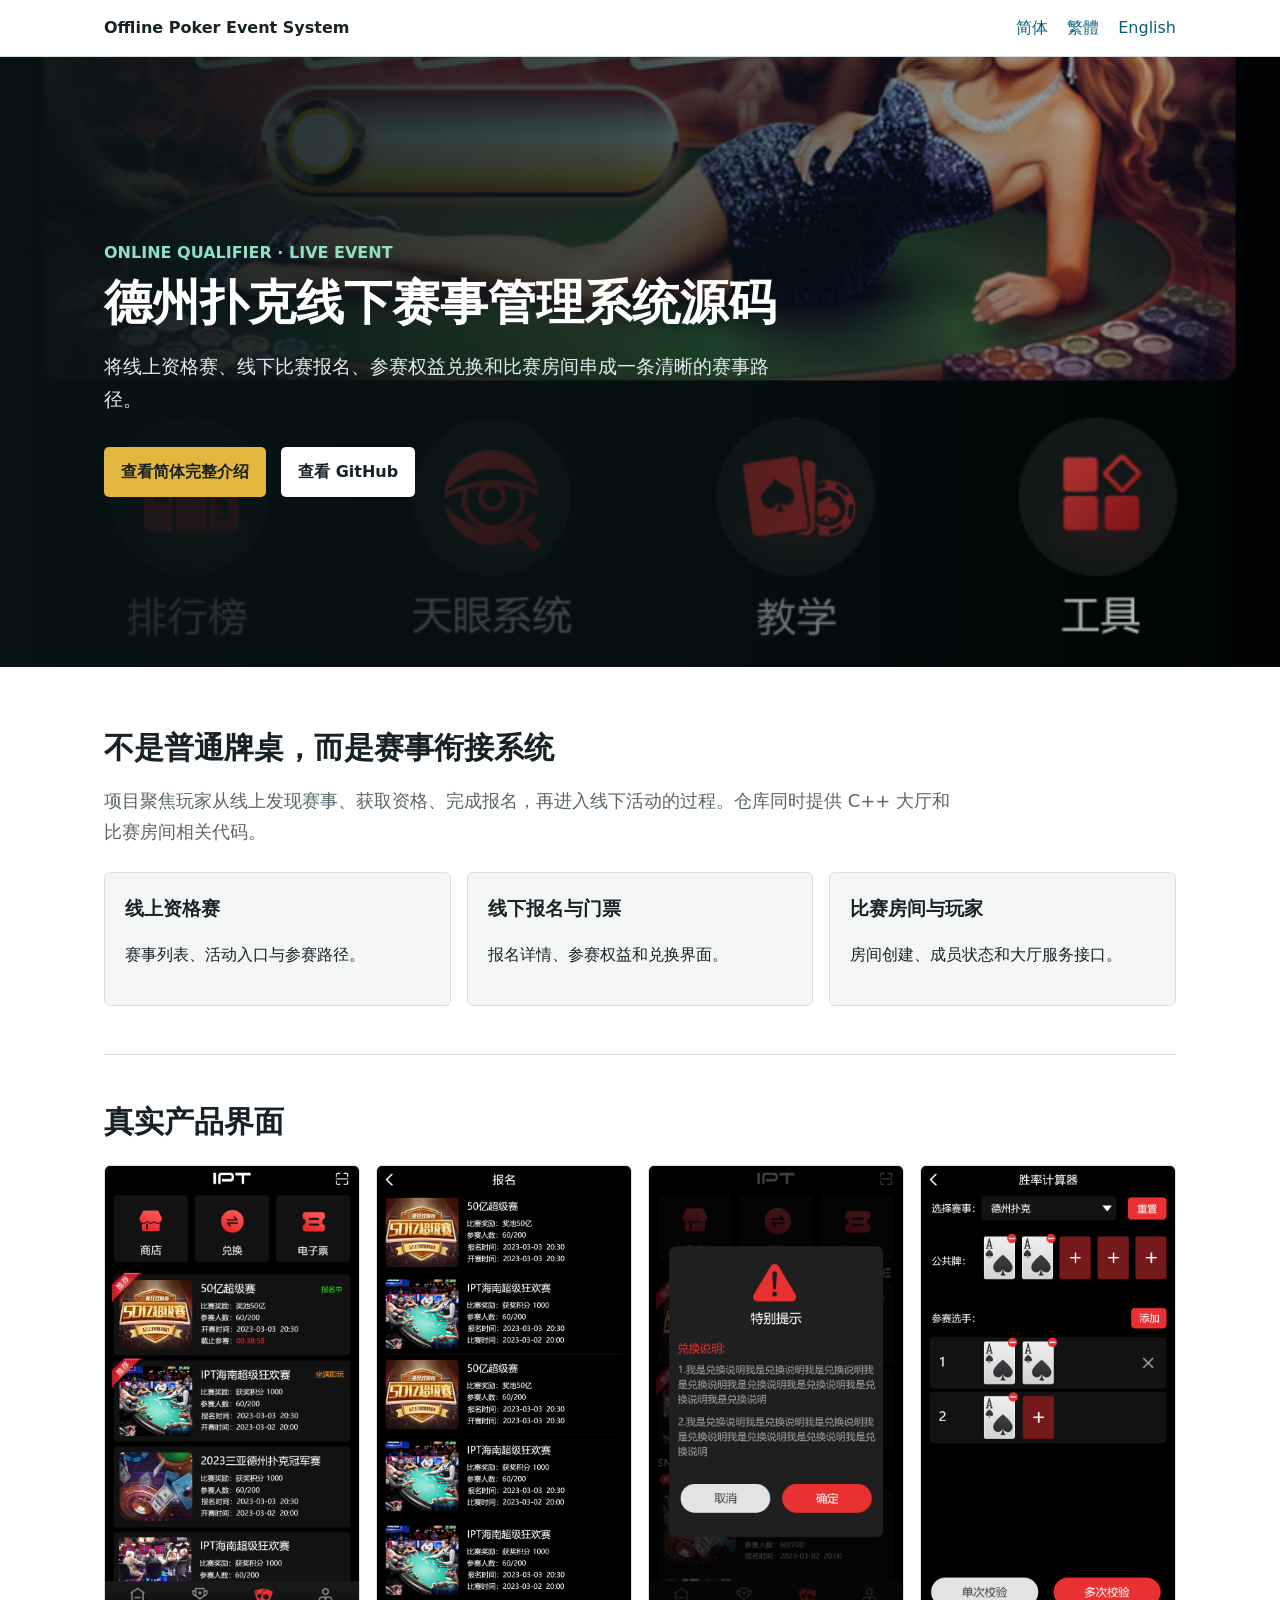
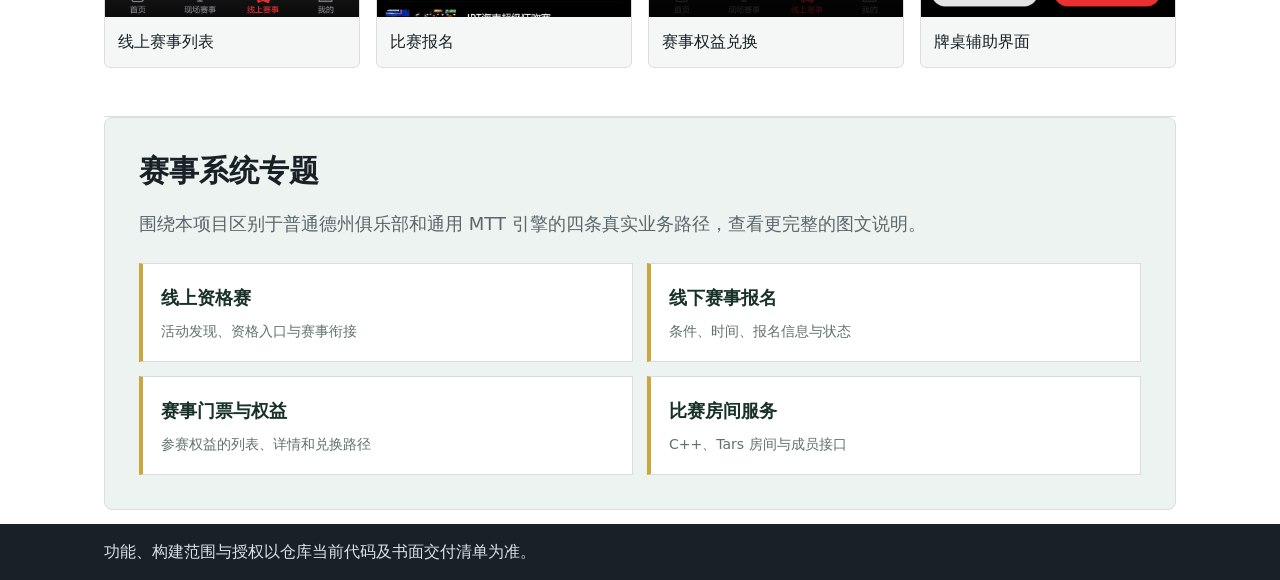
<file: docs/index.html>
<!doctype html>
<html lang="zh-CN">
<head>
<meta charset="utf-8">
<meta name="viewport" content="width=device-width,initial-scale=1">
<meta name="google-site-verification" content="rrp5Uvgzi-1-rMxUBfhV3wjlNrFqzwnqiA4e3qsOLEM">
<link rel="icon" href="assets/favicon.png">
<title>德州扑克线下赛事管理系统源码｜资格赛、报名与门票</title>
<meta name="description" content="德州扑克线下赛事管理系统源码，连接线上资格赛、线下比赛报名、赛事门票兑换、比赛房间和玩家流程，含 C++、Tars、Unity 真实界面。">
<link rel="canonical" href="https://masterai-top.github.io/Texas-Holdem-Offline-Poker-Event-System/">
<link rel="alternate" hreflang="zh-CN" href="https://masterai-top.github.io/Texas-Holdem-Offline-Poker-Event-System/zh-cn/">
<link rel="alternate" hreflang="zh-TW" href="https://masterai-top.github.io/Texas-Holdem-Offline-Poker-Event-System/zh-tw/">
<link rel="alternate" hreflang="en" href="https://masterai-top.github.io/Texas-Holdem-Offline-Poker-Event-System/en/">
<link rel="alternate" hreflang="x-default" href="https://masterai-top.github.io/Texas-Holdem-Offline-Poker-Event-System/">
<meta property="og:title" content="德州扑克线下赛事管理系统源码">
<meta property="og:description" content="线上资格赛、线下报名、赛事门票与比赛房间的图文项目说明。">
<meta property="og:image" content="https://masterai-top.github.io/Texas-Holdem-Offline-Poker-Event-System/assets/images/event-home.jpg">
<link rel="stylesheet" href="assets/style.css">
</head>
<body>
<nav>
<div class="inner navrow">
<a class="brand" href="./">Offline Poker Event System</a>
<span class="langs">
<a href="zh-cn/">简体</a>
<a href="zh-tw/">繁體</a>
<a href="en/">English</a>
</span>
</div>
</nav>
<header class="hero">
<div class="inner">
<div class="eyebrow">ONLINE QUALIFIER · LIVE EVENT</div>
<h1>德州扑克线下赛事管理系统源码</h1>
<p>将线上资格赛、线下比赛报名、参赛权益兑换和比赛房间串成一条清晰的赛事路径。</p>
<a class="button" href="zh-cn/">查看简体完整介绍</a>
<a class="button secondary" href="https://github.com/masterai-top/Texas-Holdem-Offline-Poker-Event-System">查看 GitHub</a>
</div>
</header>
<main>
<section>
<h2>不是普通牌桌，而是赛事衔接系统</h2>
<p class="lead">项目聚焦玩家从线上发现赛事、获取资格、完成报名，再进入线下活动的过程。仓库同时提供 C++ 大厅和比赛房间相关代码。</p>
<div class="grid">
<article class="card">
<h3>线上资格赛</h3>
<p>赛事列表、活动入口与参赛路径。</p>
</article>
<article class="card">
<h3>线下报名与门票</h3>
<p>报名详情、参赛权益和兑换界面。</p>
</article>
<article class="card">
<h3>比赛房间与玩家</h3>
<p>房间创建、成员状态和大厅服务接口。</p>
</article>
</div>
</section>
<section>
<h2>真实产品界面</h2>
<div class="gallery">
<figure>
<img src="assets/images/online-events.jpg" alt="德州扑克线上资格赛">
<figcaption>线上赛事列表</figcaption>
</figure>
<figure>
<img src="assets/images/registration.jpg" alt="德州扑克线下比赛报名">
<figcaption>比赛报名</figcaption>
</figure>
<figure>
<img src="assets/images/exchange-list.jpg" alt="德州扑克赛事门票兑换">
<figcaption>赛事权益兑换</figcaption>
</figure>
<figure>
<img src="assets/images/odds-calculator.jpg" alt="德州牌桌胜率计算器">
<figcaption>牌桌辅助界面</figcaption>
</figure>
</div>
</section>
<section class="topics">
<h2>赛事系统专题</h2>
<p class="lead">围绕本项目区别于普通德州俱乐部和通用 MTT 引擎的四条真实业务路径，查看更完整的图文说明。</p>
<div class="topic-grid">
<a href="online-qualifier/"><strong>线上资格赛</strong><span>活动发现、资格入口与赛事衔接</span></a>
<a href="live-event-registration/"><strong>线下赛事报名</strong><span>条件、时间、报名信息与状态</span></a>
<a href="tournament-ticket/"><strong>赛事门票与权益</strong><span>参赛权益的列表、详情和兑换路径</span></a>
<a href="match-room-server/"><strong>比赛房间服务</strong><span>C++、Tars 房间与成员接口</span></a>
</div>
</section>
</main>
<footer class="footer">
<div class="inner">功能、构建范围与授权以仓库当前代码及书面交付清单为准。</div>
</footer>
</body>
</html>
</file>
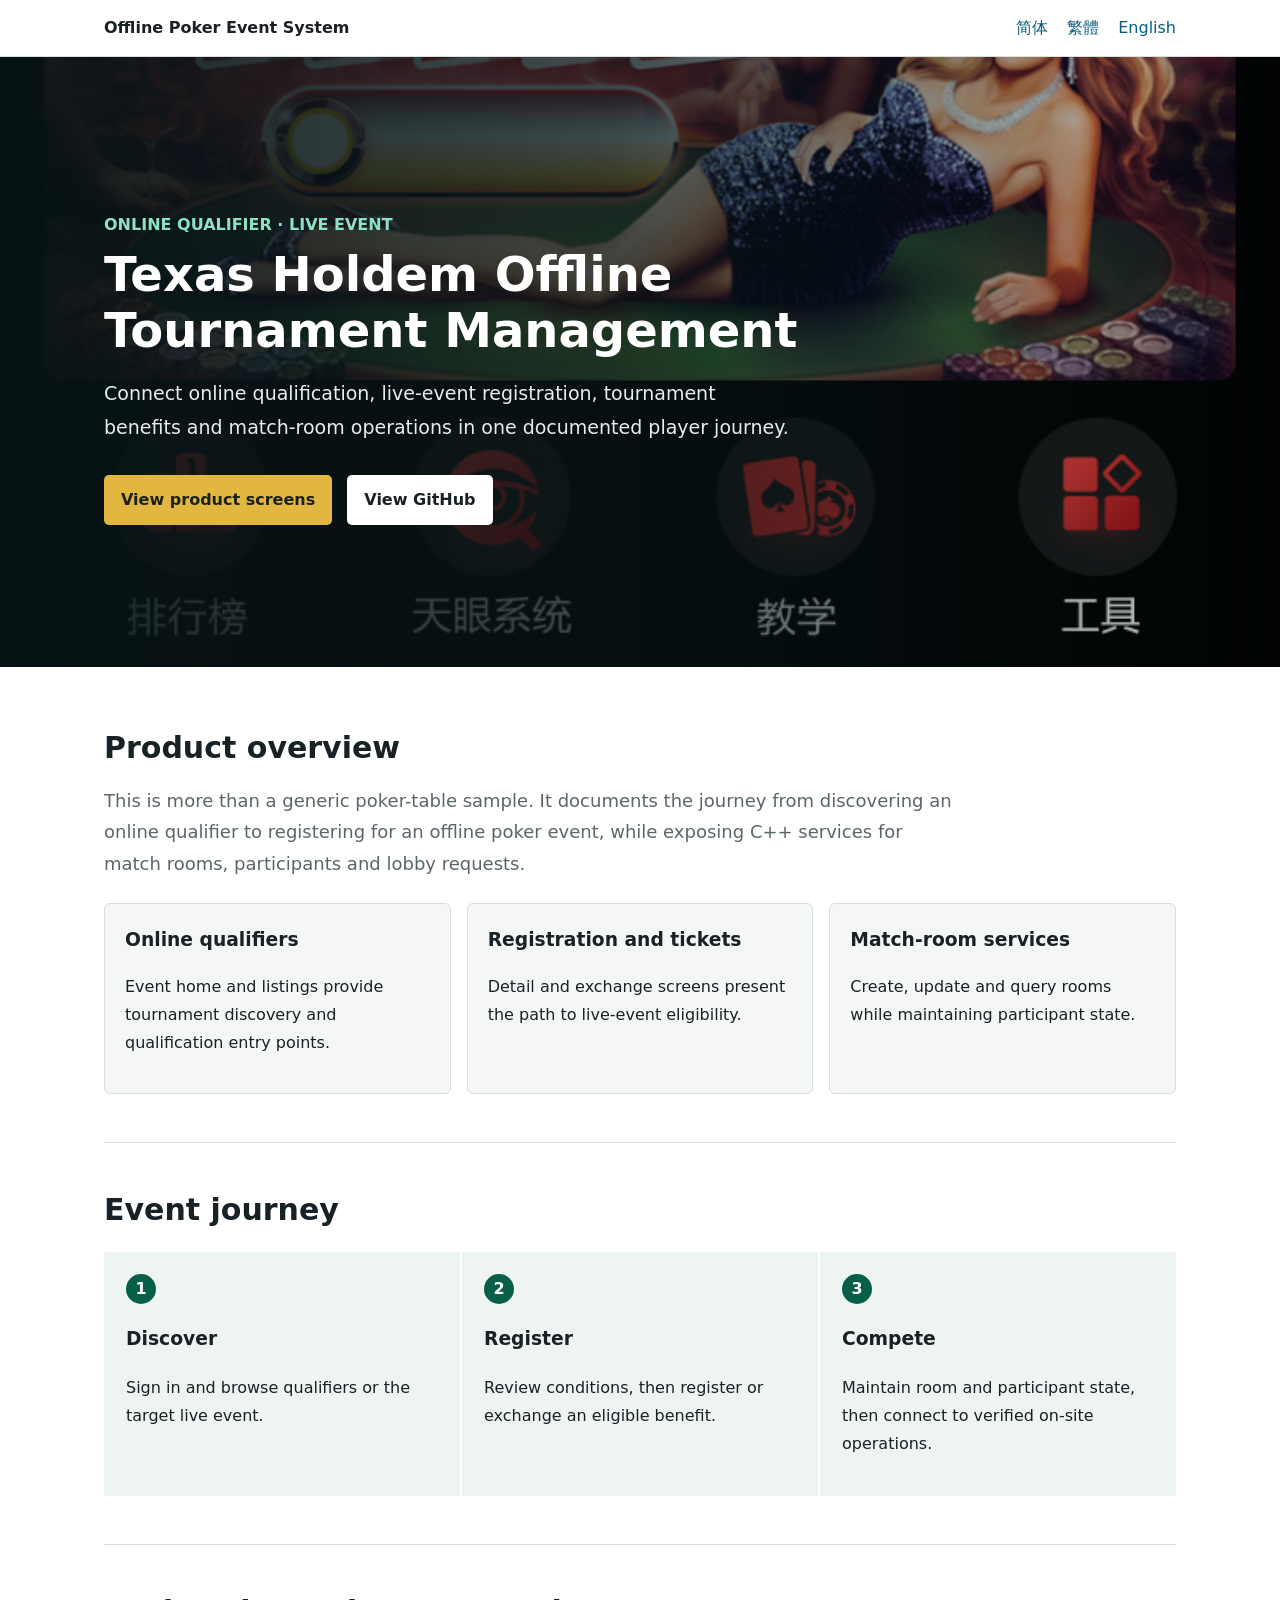
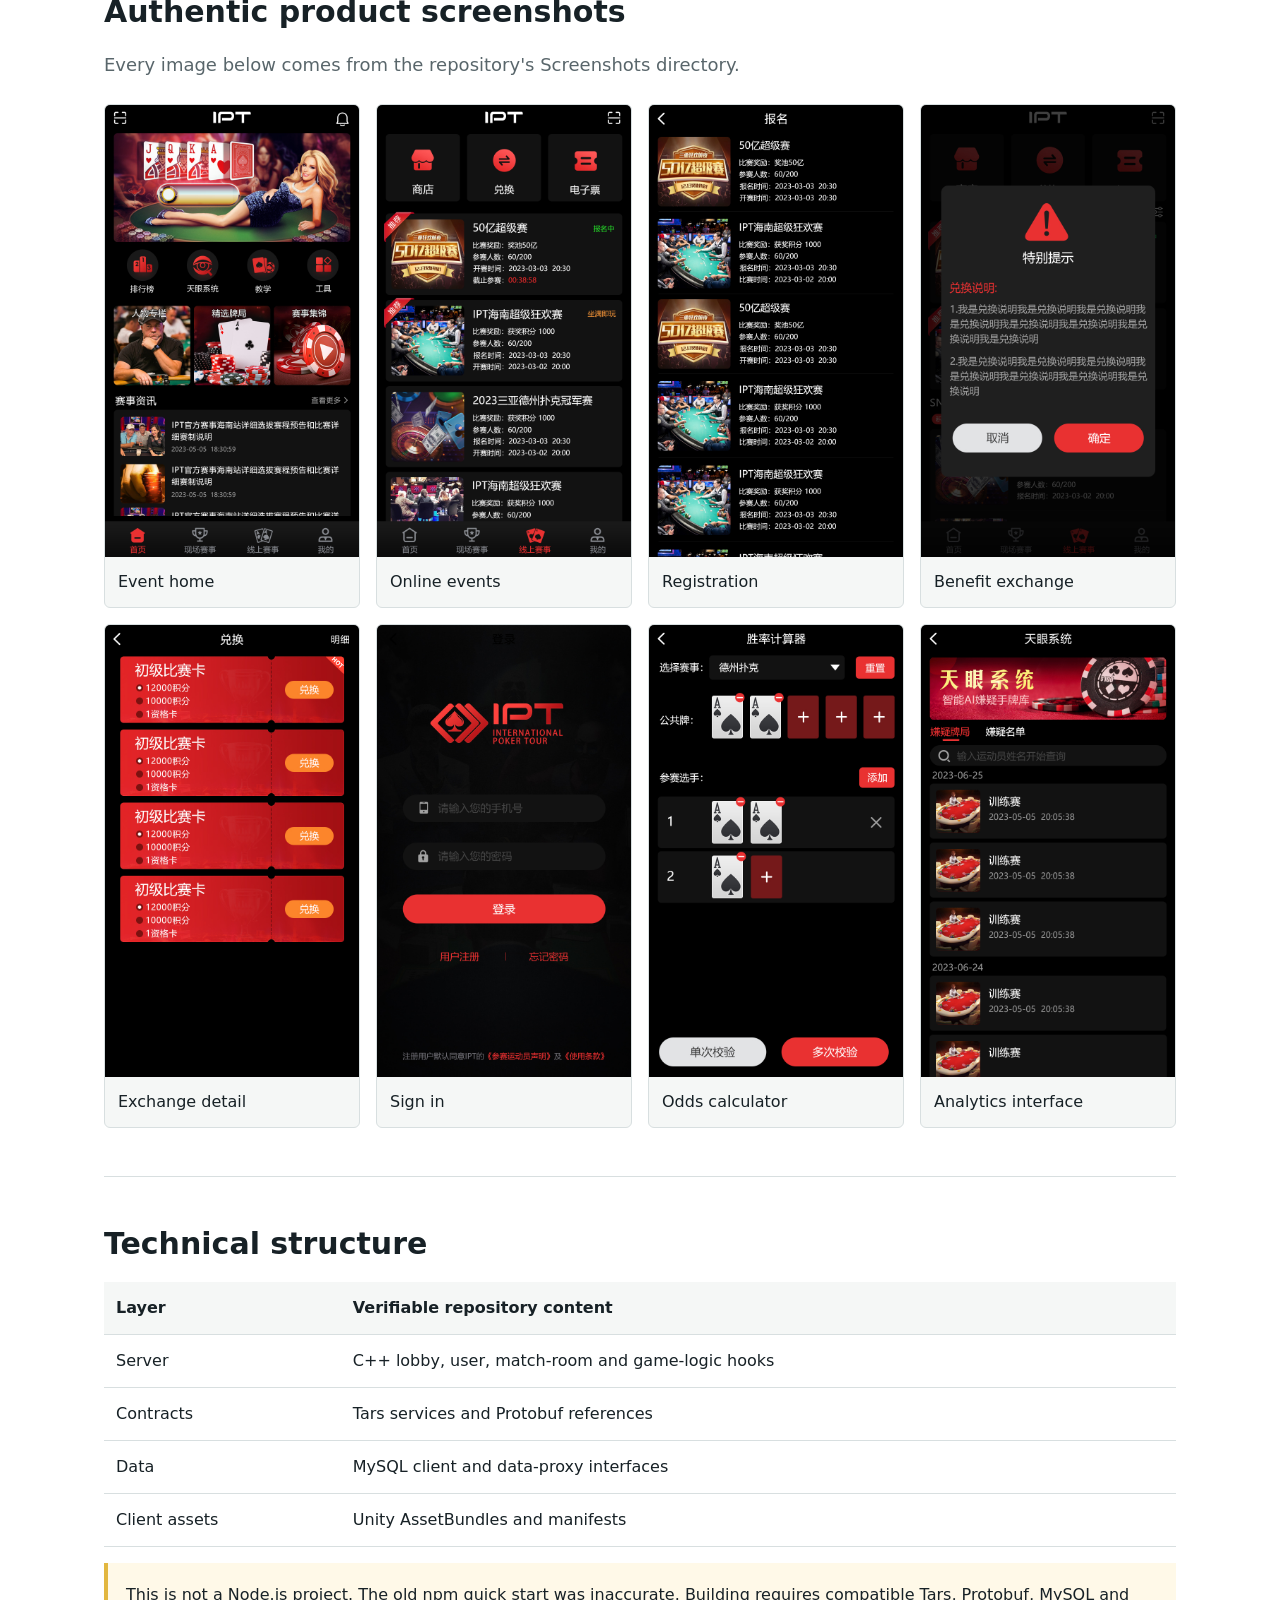
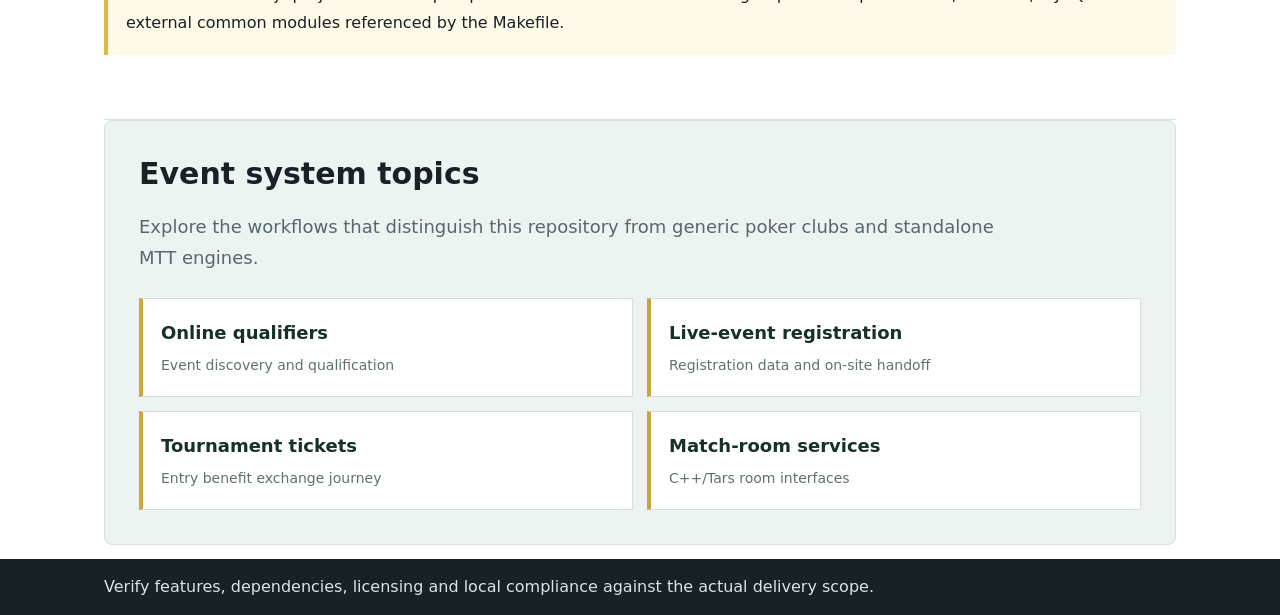
<file: docs/en/index.html>
<!doctype html>
<html lang="en">
<head>
<meta charset="utf-8">
<meta name="viewport" content="width=device-width,initial-scale=1">
<link rel="icon" href="../assets/favicon.png">
<title>Texas Holdem Offline Tournament Management Source</title>
<meta name="description" content="Texas Holdem offline tournament management source for online qualifiers, live-event registration, ticket exchange, match rooms, C++ Tars services and Unity UI.">
<link rel="canonical" href="https://masterai-top.github.io/Texas-Holdem-Offline-Poker-Event-System/en/">
<link rel="alternate" hreflang="zh-CN" href="https://masterai-top.github.io/Texas-Holdem-Offline-Poker-Event-System/zh-cn/">
<link rel="alternate" hreflang="zh-TW" href="https://masterai-top.github.io/Texas-Holdem-Offline-Poker-Event-System/zh-tw/">
<link rel="alternate" hreflang="en" href="https://masterai-top.github.io/Texas-Holdem-Offline-Poker-Event-System/en/">
<link rel="alternate" hreflang="x-default" href="https://masterai-top.github.io/Texas-Holdem-Offline-Poker-Event-System/">
<meta property="og:image" content="https://masterai-top.github.io/Texas-Holdem-Offline-Poker-Event-System/assets/images/event-home.jpg">
<link rel="stylesheet" href="../assets/style.css">
</head>
<body>
<nav>
<div class="inner navrow">
<a class="brand" href="../">Offline Poker Event System</a>
<span class="langs">
<a href="../zh-cn/">简体</a>
<a href="../zh-tw/">繁體</a>
<a href="./">English</a>
</span>
</div>
</nav>
<header class="hero">
<div class="inner">
<div class="eyebrow">ONLINE QUALIFIER · LIVE EVENT</div>
<h1>Texas Holdem Offline Tournament Management</h1>
<p>Connect online qualification, live-event registration, tournament benefits and match-room operations in one documented player journey.</p>
<a class="button" href="#gallery">View product screens</a>
<a class="button secondary" href="https://github.com/masterai-top/Texas-Holdem-Offline-Poker-Event-System">View GitHub</a>
</div>
</header>
<main>
<section>
<h2>Product overview</h2>
<p class="lead">This is more than a generic poker-table sample. It documents the journey from discovering an online qualifier to registering for an offline poker event, while exposing C++ services for match rooms, participants and lobby requests.</p>
<div class="grid">
<article class="card">
<h3>Online qualifiers</h3>
<p>Event home and listings provide tournament discovery and qualification entry points.</p>
</article>
<article class="card">
<h3>Registration and tickets</h3>
<p>Detail and exchange screens present the path to live-event eligibility.</p>
</article>
<article class="card">
<h3>Match-room services</h3>
<p>Create, update and query rooms while maintaining participant state.</p>
</article>
</div>
</section>
<section>
<h2>Event journey</h2>
<div class="steps">
<div class="step">
<h3>Discover</h3>
<p>Sign in and browse qualifiers or the target live event.</p>
</div>
<div class="step">
<h3>Register</h3>
<p>Review conditions, then register or exchange an eligible benefit.</p>
</div>
<div class="step">
<h3>Compete</h3>
<p>Maintain room and participant state, then connect to verified on-site operations.</p>
</div>
</div>
</section>
<section id="gallery">
<h2>Authentic product screenshots</h2>
<p class="lead">Every image below comes from the repository's Screenshots directory.</p>
<div class="gallery">
<figure>
<img src="../assets/images/event-home.jpg" alt="Offline poker event home">
<figcaption>Event home</figcaption>
</figure>
<figure>
<img src="../assets/images/online-events.jpg" alt="Online poker qualifiers">
<figcaption>Online events</figcaption>
</figure>
<figure>
<img src="../assets/images/registration.jpg" alt="Live poker event registration">
<figcaption>Registration</figcaption>
</figure>
<figure>
<img src="../assets/images/exchange-list.jpg" alt="Tournament ticket exchange">
<figcaption>Benefit exchange</figcaption>
</figure>
<figure>
<img src="../assets/images/exchange-detail.jpg" alt="Tournament exchange detail">
<figcaption>Exchange detail</figcaption>
</figure>
<figure>
<img src="../assets/images/login.jpg" alt="Poker event system login">
<figcaption>Sign in</figcaption>
</figure>
<figure>
<img src="../assets/images/odds-calculator.jpg" alt="Poker odds calculator">
<figcaption>Odds calculator</figcaption>
</figure>
<figure>
<img src="../assets/images/analytics.jpg" alt="Poker analytics interface">
<figcaption>Analytics interface</figcaption>
</figure>
</div>
</section>
<section>
<h2>Technical structure</h2>
<table class="tech">
<tr>
<th>Layer</th>
<th>Verifiable repository content</th>
</tr>
<tr>
<td>Server</td>
<td>C++ lobby, user, match-room and game-logic hooks</td>
</tr>
<tr>
<td>Contracts</td>
<td>Tars services and Protobuf references</td>
</tr>
<tr>
<td>Data</td>
<td>MySQL client and data-proxy interfaces</td>
</tr>
<tr>
<td>Client assets</td>
<td>Unity AssetBundles and manifests</td>
</tr>
</table>
<p class="note">This is not a Node.js project. The old npm quick start was inaccurate. Building requires compatible Tars, Protobuf, MySQL and external common modules referenced by the Makefile.</p>
</section>
<section class="topics">
<h2>Event system topics</h2>
<p class="lead">Explore the workflows that distinguish this repository from generic poker clubs and standalone MTT engines.</p>
<div class="topic-grid">
<a href="../online-qualifier/"><strong>Online qualifiers</strong><span>Event discovery and qualification</span></a>
<a href="../live-event-registration/"><strong>Live-event registration</strong><span>Registration data and on-site handoff</span></a>
<a href="../tournament-ticket/"><strong>Tournament tickets</strong><span>Entry benefit exchange journey</span></a>
<a href="../match-room-server/"><strong>Match-room services</strong><span>C++/Tars room interfaces</span></a>
</div>
</section>
</main>
<footer class="footer">
<div class="inner">Verify features, dependencies, licensing and local compliance against the actual delivery scope.</div>
</footer>
</body>
</html>
</file>
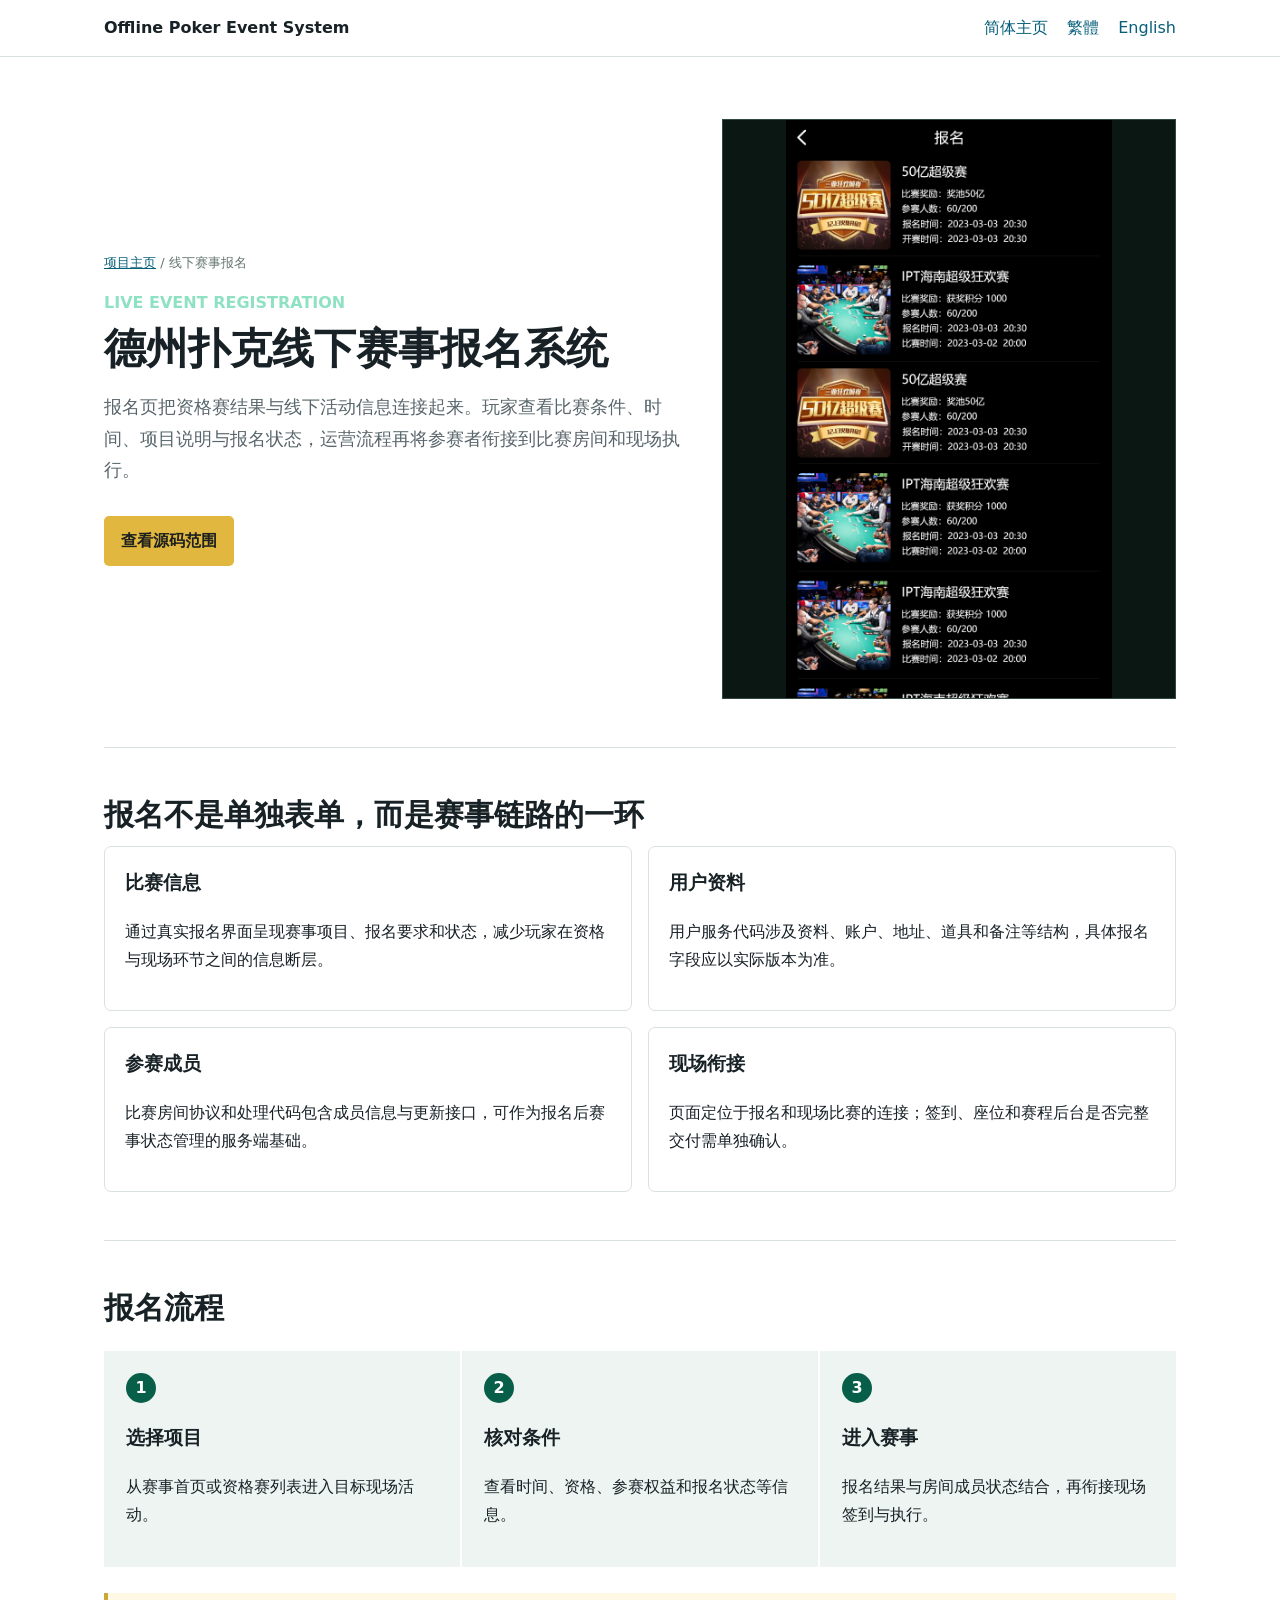
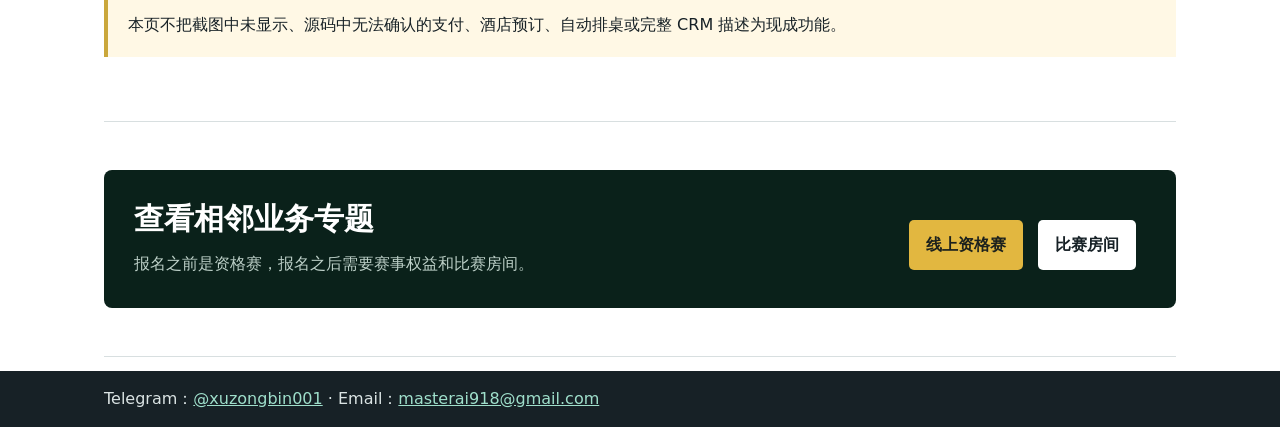
<file: docs/live-event-registration/index.html>
<!doctype html>
<html lang="zh-CN">
<head>
  <meta charset="utf-8">
  <meta name="viewport" content="width=device-width,initial-scale=1">
  <title>德州扑克线下赛事报名系统｜现场比赛管理源码</title>
  <meta name="description" content="德州扑克线下赛事报名系统专题，展示比赛条件、报名信息、参赛状态与线上资格赛衔接，并说明 C++/Tars 服务端源码范围。">
  <link rel="canonical" href="https://masterai-top.github.io/Texas-Holdem-Offline-Poker-Event-System/live-event-registration/">
  <link rel="icon" href="../assets/favicon.png">
  <meta property="og:title" content="德州扑克线下赛事报名系统">
  <meta property="og:description" content="从线上资格到现场活动的报名信息、赛事状态和房间服务。">
  <meta property="og:image" content="https://masterai-top.github.io/Texas-Holdem-Offline-Poker-Event-System/assets/images/registration.jpg">
  <link rel="stylesheet" href="../assets/style.css">
</head>
<body>
  <nav>
<div class="inner navrow">
<a class="brand" href="../">Offline Poker Event System</a>
<span class="langs">
<a href="../zh-cn/">简体主页</a>
<a href="../zh-tw/">繁體</a>
<a href="../en/">English</a>
</span>
</div>
</nav>
  <main>
    <section class="topic-hero">
      <div>
<div class="breadcrumb">
<a href="../">项目主页</a> / 线下赛事报名</div>
<div class="eyebrow">LIVE EVENT REGISTRATION</div>
<h1>德州扑克线下赛事报名系统</h1>
<p class="lead">报名页把资格赛结果与线下活动信息连接起来。玩家查看比赛条件、时间、项目说明与报名状态，运营流程再将参赛者衔接到比赛房间和现场执行。</p>
<a class="button" href="https://github.com/masterai-top/Texas-Holdem-Offline-Poker-Event-System">查看源码范围</a>
</div>
      <img src="../assets/images/registration.jpg" alt="德州扑克线下赛事报名页面真实截图">
    </section>
    <section>
<h2>报名不是单独表单，而是赛事链路的一环</h2>
<div class="feature-list">
<article>
<h3>比赛信息</h3>
<p>通过真实报名界面呈现赛事项目、报名要求和状态，减少玩家在资格与现场环节之间的信息断层。</p>
</article>
<article>
<h3>用户资料</h3>
<p>用户服务代码涉及资料、账户、地址、道具和备注等结构，具体报名字段应以实际版本为准。</p>
</article>
<article>
<h3>参赛成员</h3>
<p>比赛房间协议和处理代码包含成员信息与更新接口，可作为报名后赛事状态管理的服务端基础。</p>
</article>
<article>
<h3>现场衔接</h3>
<p>页面定位于报名和现场比赛的连接；签到、座位和赛程后台是否完整交付需单独确认。</p>
</article>
</div>
</section>
    <section>
<h2>报名流程</h2>
<div class="steps">
<div class="step">
<h3>选择项目</h3>
<p>从赛事首页或资格赛列表进入目标现场活动。</p>
</div>
<div class="step">
<h3>核对条件</h3>
<p>查看时间、资格、参赛权益和报名状态等信息。</p>
</div>
<div class="step">
<h3>进入赛事</h3>
<p>报名结果与房间成员状态结合，再衔接现场签到与执行。</p>
</div>
</div>
<p class="source-note">本页不把截图中未显示、源码中无法确认的支付、酒店预订、自动排桌或完整 CRM 描述为现成功能。</p>
</section>
    <section>
<div class="cta-band">
<div>
<h2>查看相邻业务专题</h2>
<p>报名之前是资格赛，报名之后需要赛事权益和比赛房间。</p>
</div>
<div>
<a class="button" href="../online-qualifier/">线上资格赛</a>
<a class="button secondary" href="../match-room-server/">比赛房间</a>
</div>
</div>
</section>
  </main>
  <footer class="footer">
<div class="inner">Telegram：<a href="https://t.me/xuzongbin001">@xuzongbin001</a> · Email：<a href="mailto:masterai918@gmail.com">masterai918@gmail.com</a>
</div>
</footer>
</body>
</html>
</file>
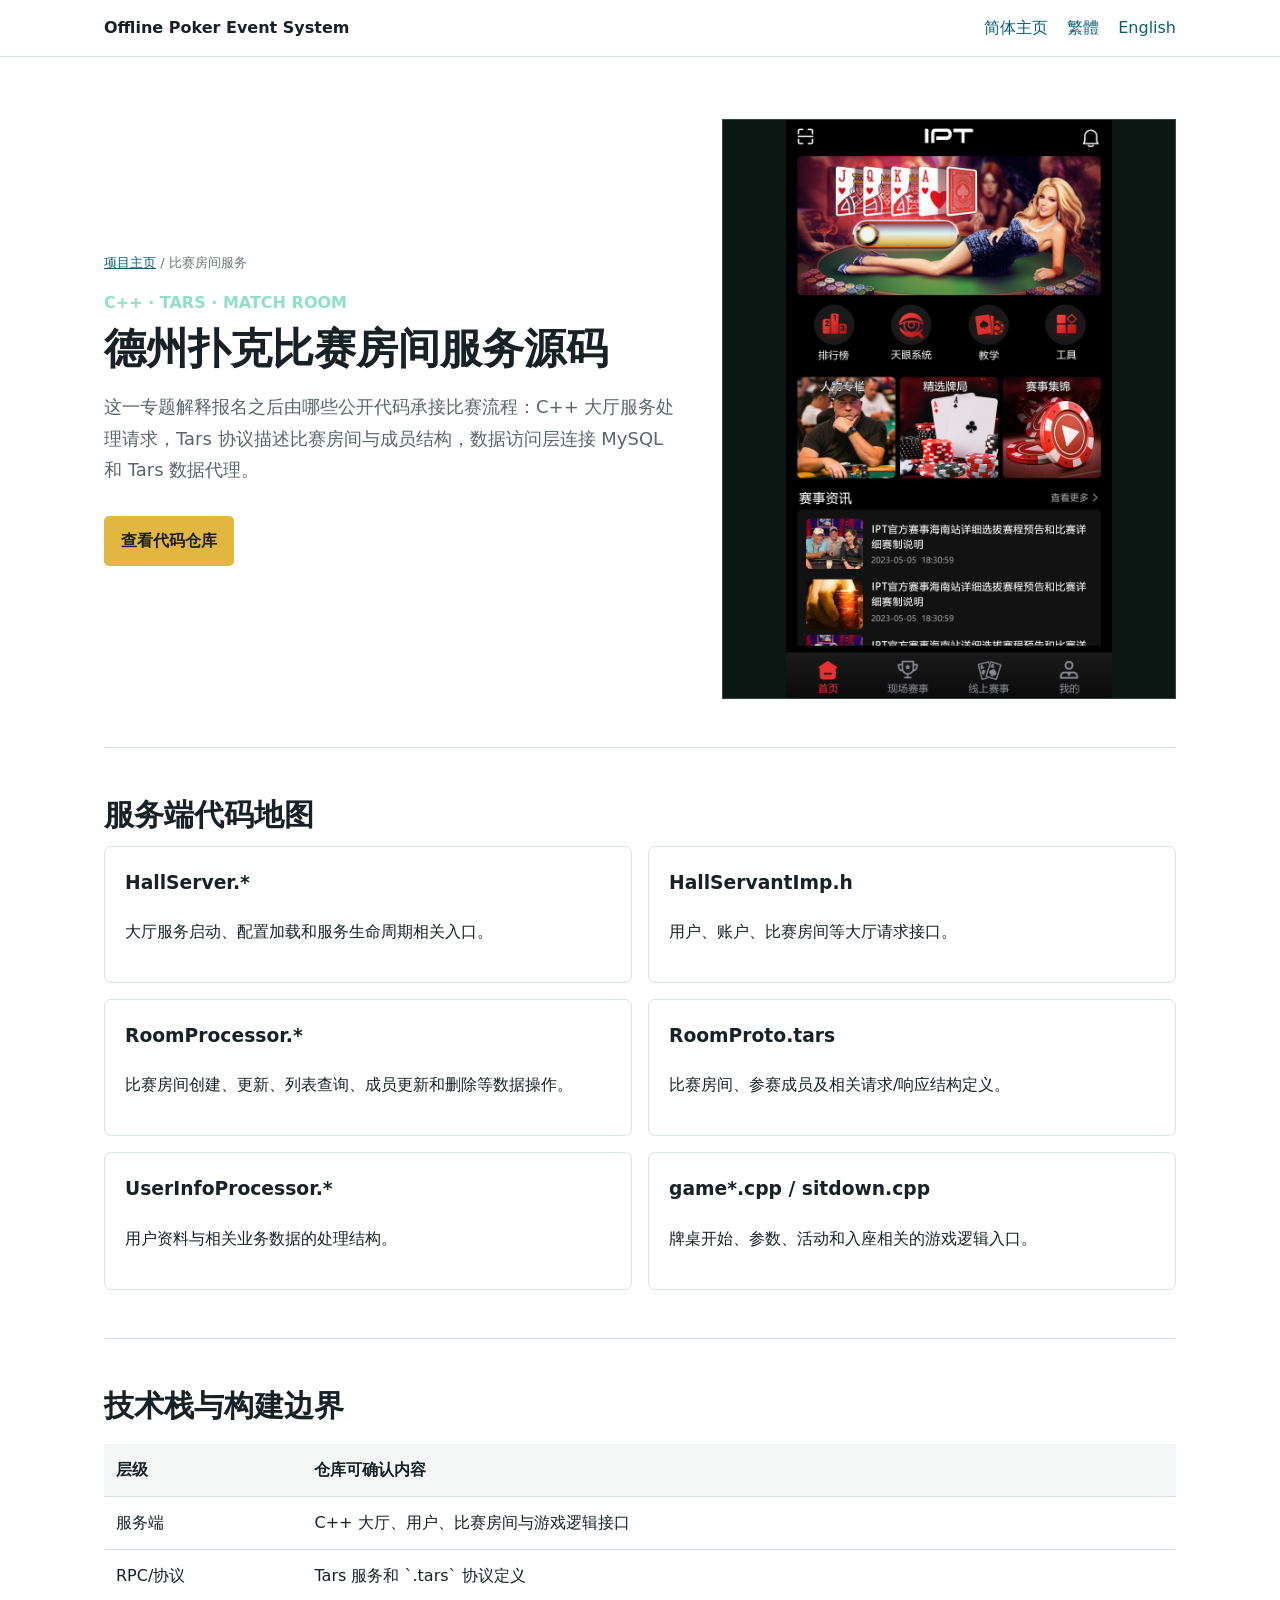
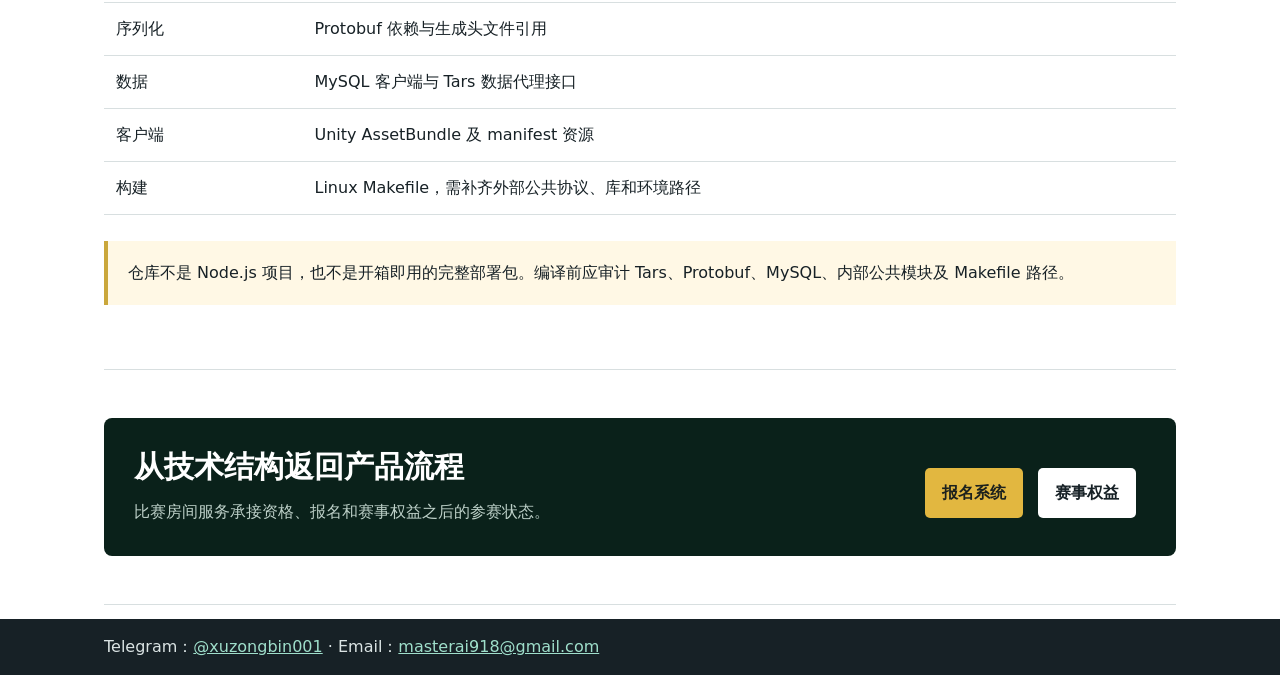
<file: docs/match-room-server/index.html>
<!doctype html>
<html lang="zh-CN">
<head>
  <meta charset="utf-8">
  <meta name="viewport" content="width=device-width,initial-scale=1">
  <title>德州扑克比赛房间服务源码｜C++ Tars赛事系统</title>
  <meta name="description" content="德州扑克比赛房间服务源码专题，介绍 C++ 大厅、Tars 协议、房间创建查询、参赛成员状态、MySQL 与 Unity 资源边界。">
  <link rel="canonical" href="https://masterai-top.github.io/Texas-Holdem-Offline-Poker-Event-System/match-room-server/">
  <link rel="icon" href="../assets/favicon.png">
  <meta property="og:title" content="德州扑克比赛房间 C++ Tars 服务源码">
  <meta property="og:description" content="比赛房间、参赛成员与大厅服务的可核验技术结构。">
  <meta property="og:image" content="https://masterai-top.github.io/Texas-Holdem-Offline-Poker-Event-System/assets/images/event-home.jpg">
  <link rel="stylesheet" href="../assets/style.css">
</head>
<body>
  <nav>
<div class="inner navrow">
<a class="brand" href="../">Offline Poker Event System</a>
<span class="langs">
<a href="../zh-cn/">简体主页</a>
<a href="../zh-tw/">繁體</a>
<a href="../en/">English</a>
</span>
</div>
</nav>
  <main>
    <section class="topic-hero">
      <div>
<div class="breadcrumb">
<a href="../">项目主页</a> / 比赛房间服务</div>
<div class="eyebrow">C++ · TARS · MATCH ROOM</div>
<h1>德州扑克比赛房间服务源码</h1>
<p class="lead">这一专题解释报名之后由哪些公开代码承接比赛流程：C++ 大厅服务处理请求，Tars 协议描述比赛房间与成员结构，数据访问层连接 MySQL 和 Tars 数据代理。</p>
<a class="button" href="https://github.com/masterai-top/Texas-Holdem-Offline-Poker-Event-System">查看代码仓库</a>
</div>
      <img src="../assets/images/event-home.jpg" alt="德州扑克线下赛事系统首页真实产品截图">
    </section>
    <section>
<h2>服务端代码地图</h2>
<div class="feature-list">
<article>
<h3>HallServer.*</h3>
<p>大厅服务启动、配置加载和服务生命周期相关入口。</p>
</article>
<article>
<h3>HallServantImp.h</h3>
<p>用户、账户、比赛房间等大厅请求接口。</p>
</article>
<article>
<h3>RoomProcessor.*</h3>
<p>比赛房间创建、更新、列表查询、成员更新和删除等数据操作。</p>
</article>
<article>
<h3>RoomProto.tars</h3>
<p>比赛房间、参赛成员及相关请求/响应结构定义。</p>
</article>
<article>
<h3>UserInfoProcessor.*</h3>
<p>用户资料与相关业务数据的处理结构。</p>
</article>
<article>
<h3>game*.cpp / sitdown.cpp</h3>
<p>牌桌开始、参数、活动和入座相关的游戏逻辑入口。</p>
</article>
</div>
</section>
    <section>
<h2>技术栈与构建边界</h2>
<table class="tech">
<tr>
<th>层级</th>
<th>仓库可确认内容</th>
</tr>
<tr>
<td>服务端</td>
<td>C++ 大厅、用户、比赛房间与游戏逻辑接口</td>
</tr>
<tr>
<td>RPC/协议</td>
<td>Tars 服务和 `.tars` 协议定义</td>
</tr>
<tr>
<td>序列化</td>
<td>Protobuf 依赖与生成头文件引用</td>
</tr>
<tr>
<td>数据</td>
<td>MySQL 客户端与 Tars 数据代理接口</td>
</tr>
<tr>
<td>客户端</td>
<td>Unity AssetBundle 及 manifest 资源</td>
</tr>
<tr>
<td>构建</td>
<td>Linux Makefile，需补齐外部公共协议、库和环境路径</td>
</tr>
</table>
<p class="source-note">仓库不是 Node.js 项目，也不是开箱即用的完整部署包。编译前应审计 Tars、Protobuf、MySQL、内部公共模块及 Makefile 路径。</p>
</section>
    <section>
<div class="cta-band">
<div>
<h2>从技术结构返回产品流程</h2>
<p>比赛房间服务承接资格、报名和赛事权益之后的参赛状态。</p>
</div>
<div>
<a class="button" href="../live-event-registration/">报名系统</a>
<a class="button secondary" href="../tournament-ticket/">赛事权益</a>
</div>
</div>
</section>
  </main>
  <footer class="footer">
<div class="inner">Telegram：<a href="https://t.me/xuzongbin001">@xuzongbin001</a> · Email：<a href="mailto:masterai918@gmail.com">masterai918@gmail.com</a>
</div>
</footer>
</body>
</html>
</file>
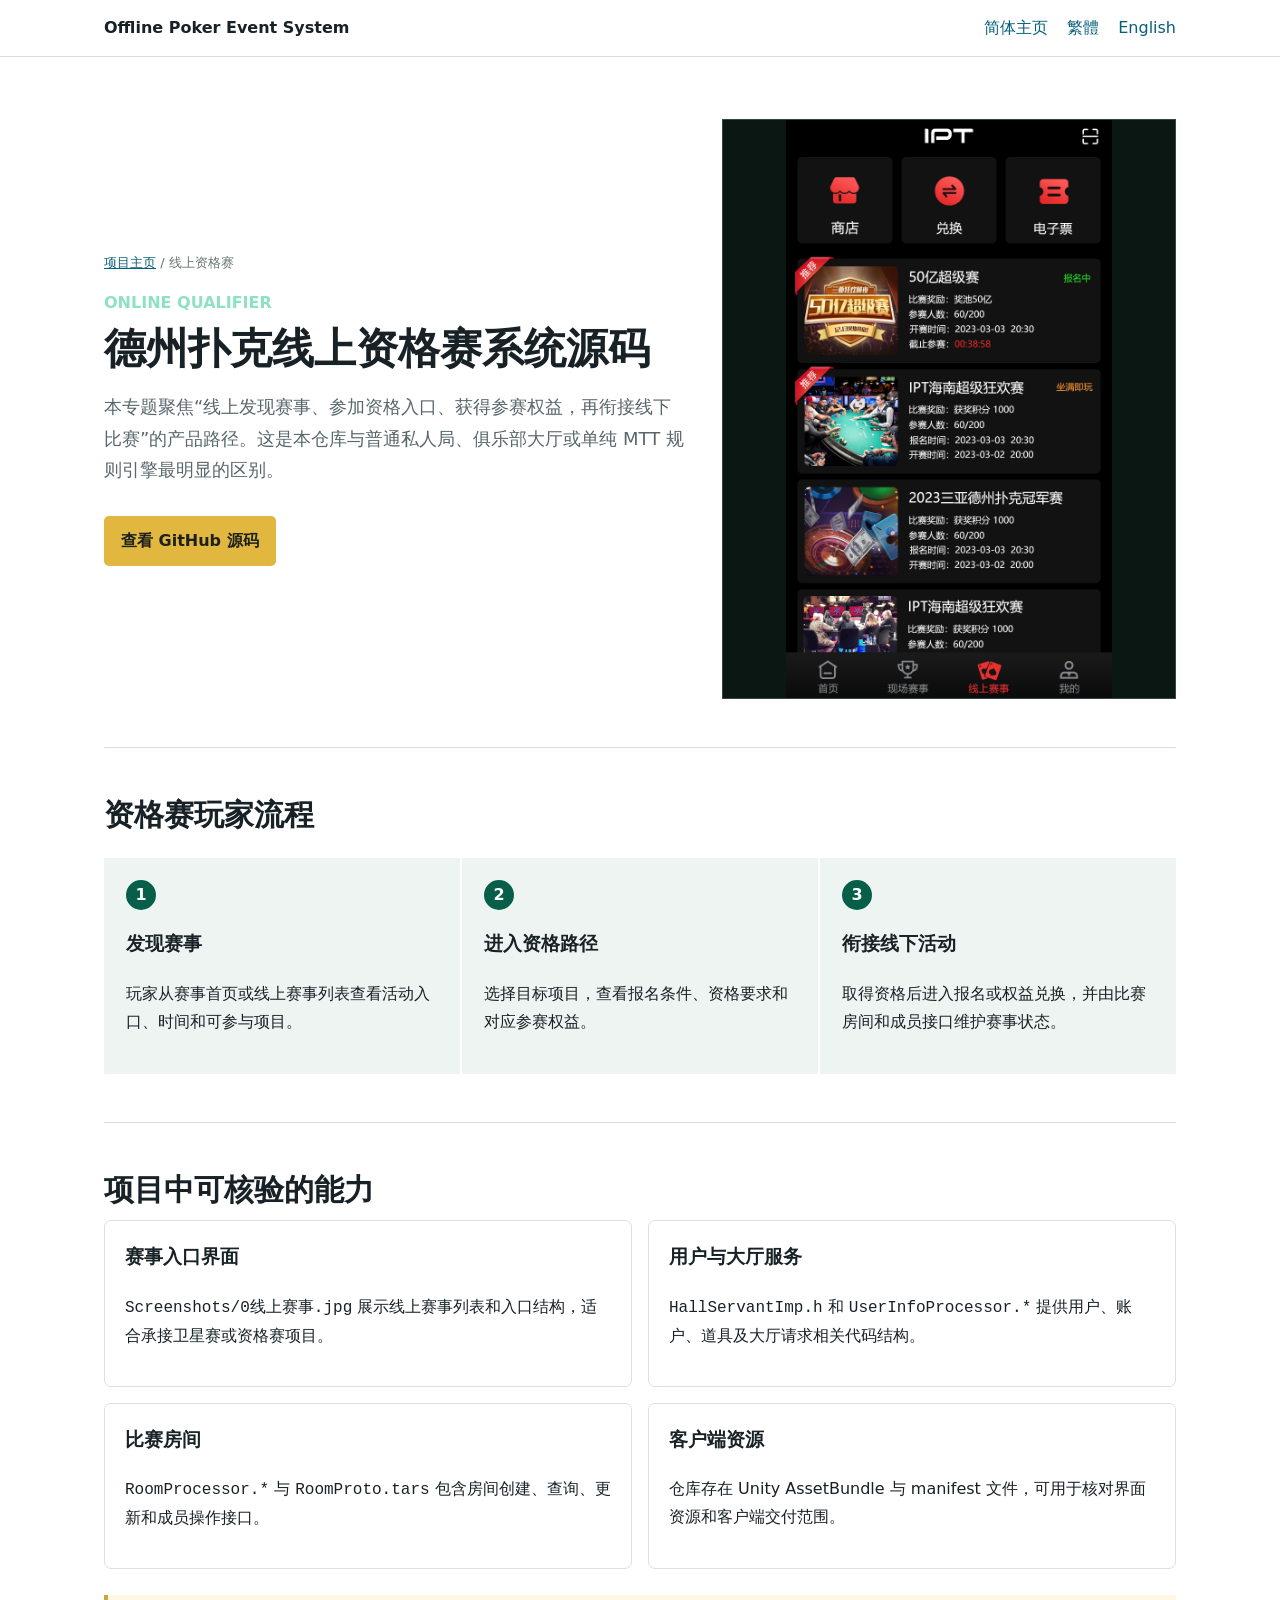
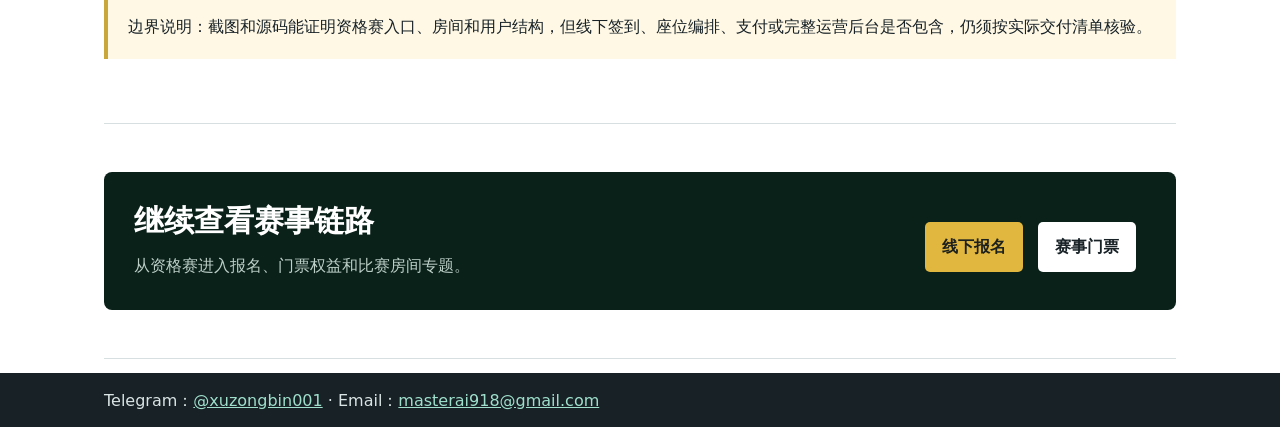
<file: docs/online-qualifier/index.html>
<!doctype html>
<html lang="zh-CN">
<head>
  <meta charset="utf-8">
  <meta name="viewport" content="width=device-width,initial-scale=1">
  <title>德州扑克线上资格赛系统源码｜线下赛事衔接</title>
  <meta name="description" content="德州扑克线上资格赛系统源码专题：赛事发现、资格入口、报名与线下比赛衔接，配合真实产品界面及 C++/Tars 比赛房间服务。">
  <link rel="canonical" href="https://masterai-top.github.io/Texas-Holdem-Offline-Poker-Event-System/online-qualifier/">
  <link rel="icon" href="../assets/favicon.png">
  <meta property="og:title" content="德州扑克线上资格赛系统源码">
  <meta property="og:description" content="从线上赛事发现和参赛资格，衔接报名、赛事权益与线下活动。">
  <meta property="og:image" content="https://masterai-top.github.io/Texas-Holdem-Offline-Poker-Event-System/assets/images/online-events.jpg">
  <link rel="stylesheet" href="../assets/style.css">
</head>
<body>
  <nav>
<div class="inner navrow">
<a class="brand" href="../">Offline Poker Event System</a>
<span class="langs">
<a href="../zh-cn/">简体主页</a>
<a href="../zh-tw/">繁體</a>
<a href="../en/">English</a>
</span>
</div>
</nav>
  <main>
    <section class="topic-hero">
      <div>
<div class="breadcrumb">
<a href="../">项目主页</a> / 线上资格赛</div>
<div class="eyebrow">ONLINE QUALIFIER</div>
<h1>德州扑克线上资格赛系统源码</h1>
<p class="lead">本专题聚焦“线上发现赛事、参加资格入口、获得参赛权益，再衔接线下比赛”的产品路径。这是本仓库与普通私人局、俱乐部大厅或单纯 MTT 规则引擎最明显的区别。</p>
<a class="button" href="https://github.com/masterai-top/Texas-Holdem-Offline-Poker-Event-System">查看 GitHub 源码</a>
</div>
      <img src="../assets/images/online-events.jpg" alt="德州扑克线上资格赛列表真实产品截图">
    </section>
    <section>
<h2>资格赛玩家流程</h2>
<div class="steps">
<div class="step">
<h3>发现赛事</h3>
<p>玩家从赛事首页或线上赛事列表查看活动入口、时间和可参与项目。</p>
</div>
<div class="step">
<h3>进入资格路径</h3>
<p>选择目标项目，查看报名条件、资格要求和对应参赛权益。</p>
</div>
<div class="step">
<h3>衔接线下活动</h3>
<p>取得资格后进入报名或权益兑换，并由比赛房间和成员接口维护赛事状态。</p>
</div>
</div>
</section>
    <section>
<h2>项目中可核验的能力</h2>
<div class="feature-list">
<article>
<h3>赛事入口界面</h3>
<p><code>Screenshots/0线上赛事.jpg</code> 展示线上赛事列表和入口结构，适合承接卫星赛或资格赛项目。</p>
</article>
<article>
<h3>用户与大厅服务</h3>
<p><code>HallServantImp.h</code> 和 <code>UserInfoProcessor.*</code> 提供用户、账户、道具及大厅请求相关代码结构。</p>
</article>
<article>
<h3>比赛房间</h3>
<p><code>RoomProcessor.*</code> 与 <code>RoomProto.tars</code> 包含房间创建、查询、更新和成员操作接口。</p>
</article>
<article>
<h3>客户端资源</h3>
<p>仓库存在 Unity AssetBundle 与 manifest 文件，可用于核对界面资源和客户端交付范围。</p>
</article>
</div>
<p class="source-note">边界说明：截图和源码能证明资格赛入口、房间和用户结构，但线下签到、座位编排、支付或完整运营后台是否包含，仍须按实际交付清单核验。</p>
</section>
    <section>
<div class="cta-band">
<div>
<h2>继续查看赛事链路</h2>
<p>从资格赛进入报名、门票权益和比赛房间专题。</p>
</div>
<div>
<a class="button" href="../live-event-registration/">线下报名</a>
<a class="button secondary" href="../tournament-ticket/">赛事门票</a>
</div>
</div>
</section>
  </main>
  <footer class="footer">
<div class="inner">Telegram：<a href="https://t.me/xuzongbin001">@xuzongbin001</a> · Email：<a href="mailto:masterai918@gmail.com">masterai918@gmail.com</a>
</div>
</footer>
</body>
</html>
</file>
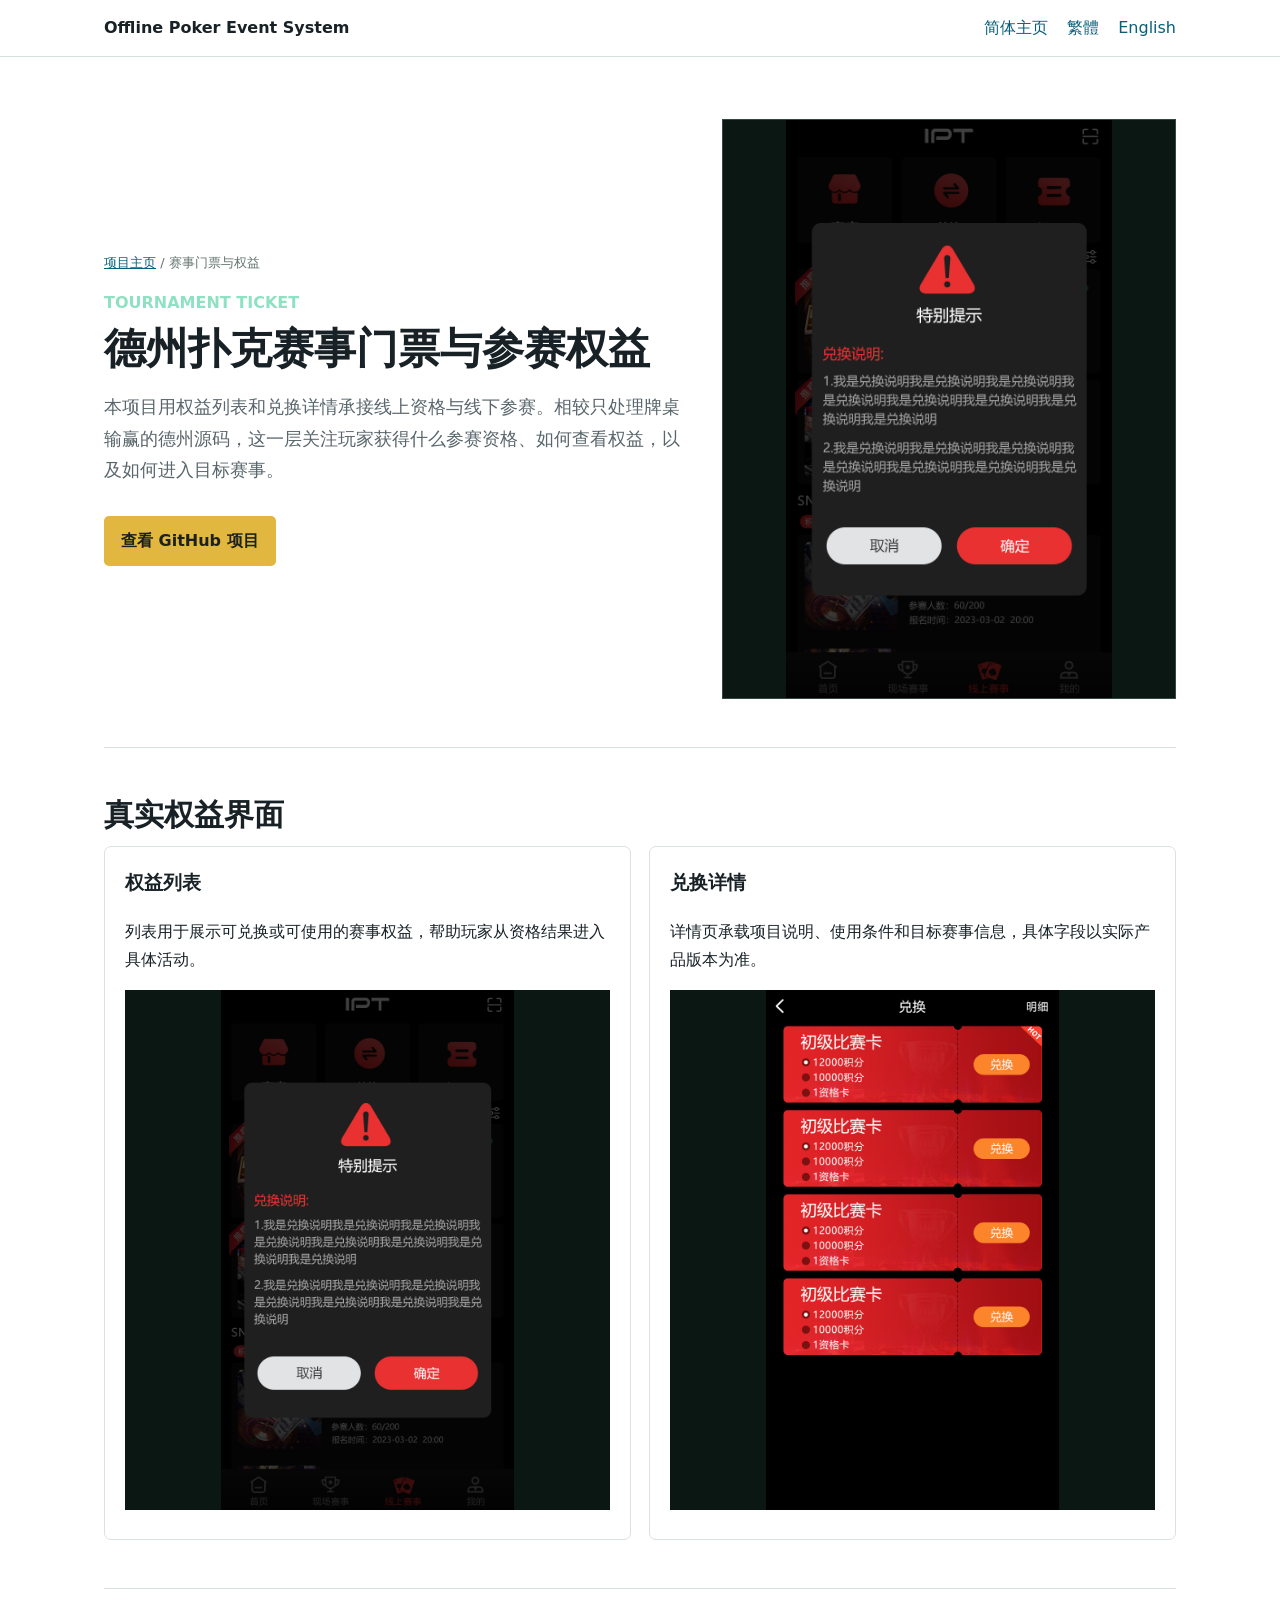
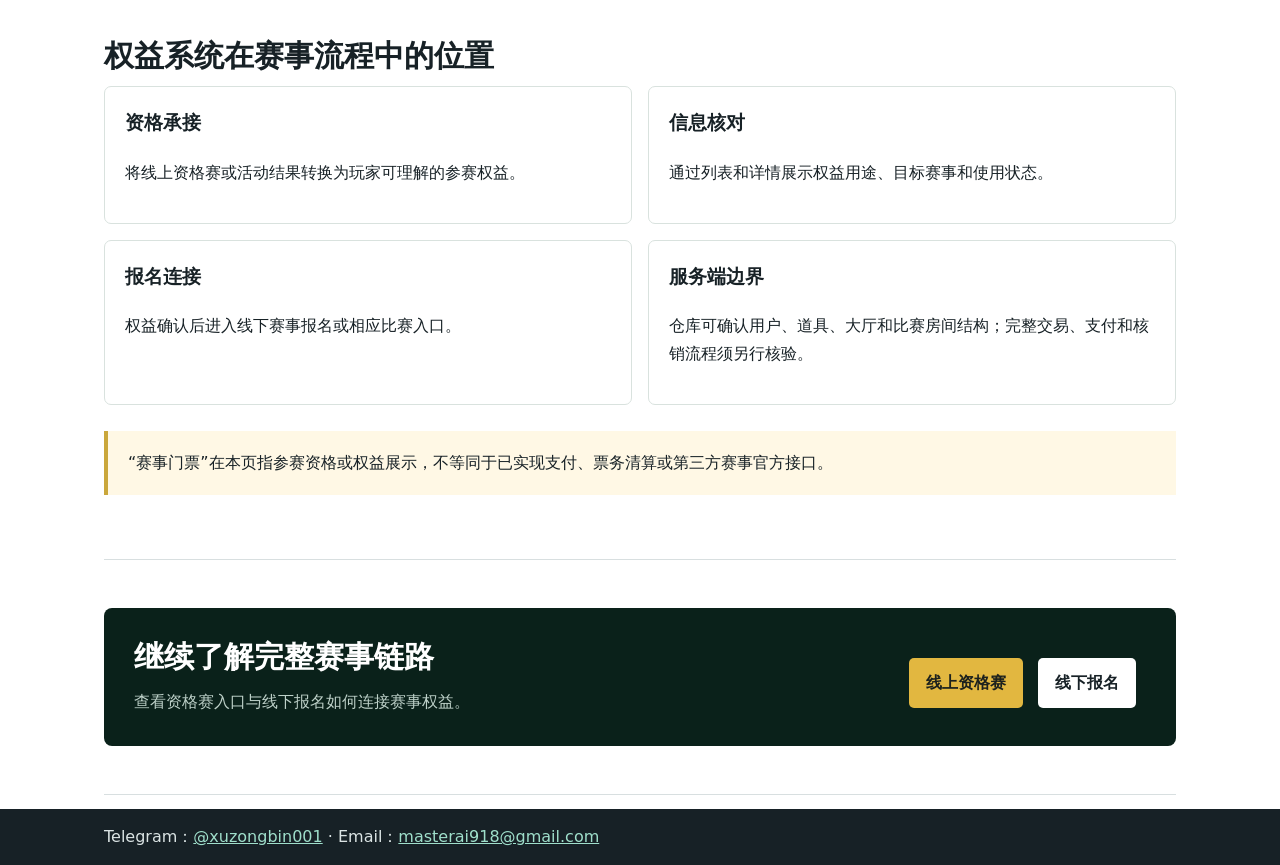
<file: docs/tournament-ticket/index.html>
<!doctype html>
<html lang="zh-CN">
<head>
  <meta charset="utf-8">
  <meta name="viewport" content="width=device-width,initial-scale=1">
  <title>德州扑克赛事门票系统｜参赛权益兑换源码</title>
  <meta name="description" content="德州扑克赛事门票与参赛权益兑换专题：连接线上资格赛、权益列表、兑换详情、线下赛事报名和比赛房间流程。">
  <link rel="canonical" href="https://masterai-top.github.io/Texas-Holdem-Offline-Poker-Event-System/tournament-ticket/">
  <link rel="icon" href="../assets/favicon.png">
  <meta property="og:title" content="德州扑克赛事门票与参赛权益系统">
  <meta property="og:description" content="用权益列表和兑换详情承接线上资格与线下参赛。">
  <meta property="og:image" content="https://masterai-top.github.io/Texas-Holdem-Offline-Poker-Event-System/assets/images/exchange-list.jpg">
  <link rel="stylesheet" href="../assets/style.css">
</head>
<body>
  <nav>
<div class="inner navrow">
<a class="brand" href="../">Offline Poker Event System</a>
<span class="langs">
<a href="../zh-cn/">简体主页</a>
<a href="../zh-tw/">繁體</a>
<a href="../en/">English</a>
</span>
</div>
</nav>
  <main>
    <section class="topic-hero">
      <div>
<div class="breadcrumb">
<a href="../">项目主页</a> / 赛事门票与权益</div>
<div class="eyebrow">TOURNAMENT TICKET</div>
<h1>德州扑克赛事门票与参赛权益</h1>
<p class="lead">本项目用权益列表和兑换详情承接线上资格与线下参赛。相较只处理牌桌输赢的德州源码，这一层关注玩家获得什么参赛资格、如何查看权益，以及如何进入目标赛事。</p>
<a class="button" href="https://github.com/masterai-top/Texas-Holdem-Offline-Poker-Event-System">查看 GitHub 项目</a>
</div>
      <img src="../assets/images/exchange-list.jpg" alt="德州扑克赛事门票和参赛权益兑换列表">
    </section>
    <section>
<h2>真实权益界面</h2>
<div class="showcase">
<div>
<h3>权益列表</h3>
<p>列表用于展示可兑换或可使用的赛事权益，帮助玩家从资格结果进入具体活动。</p>
<img src="../assets/images/exchange-list.jpg" alt="赛事门票权益兑换列表" loading="lazy">
</div>
<div>
<h3>兑换详情</h3>
<p>详情页承载项目说明、使用条件和目标赛事信息，具体字段以实际产品版本为准。</p>
<img src="../assets/images/exchange-detail.jpg" alt="赛事参赛权益兑换详情" loading="lazy">
</div>
</div>
</section>
    <section>
<h2>权益系统在赛事流程中的位置</h2>
<div class="feature-list">
<article>
<h3>资格承接</h3>
<p>将线上资格赛或活动结果转换为玩家可理解的参赛权益。</p>
</article>
<article>
<h3>信息核对</h3>
<p>通过列表和详情展示权益用途、目标赛事和使用状态。</p>
</article>
<article>
<h3>报名连接</h3>
<p>权益确认后进入线下赛事报名或相应比赛入口。</p>
</article>
<article>
<h3>服务端边界</h3>
<p>仓库可确认用户、道具、大厅和比赛房间结构；完整交易、支付和核销流程须另行核验。</p>
</article>
</div>
<p class="source-note">“赛事门票”在本页指参赛资格或权益展示，不等同于已实现支付、票务清算或第三方赛事官方接口。</p>
</section>
    <section>
<div class="cta-band">
<div>
<h2>继续了解完整赛事链路</h2>
<p>查看资格赛入口与线下报名如何连接赛事权益。</p>
</div>
<div>
<a class="button" href="../online-qualifier/">线上资格赛</a>
<a class="button secondary" href="../live-event-registration/">线下报名</a>
</div>
</div>
</section>
  </main>
  <footer class="footer">
<div class="inner">Telegram：<a href="https://t.me/xuzongbin001">@xuzongbin001</a> · Email：<a href="mailto:masterai918@gmail.com">masterai918@gmail.com</a>
</div>
</footer>
</body>
</html>
</file>
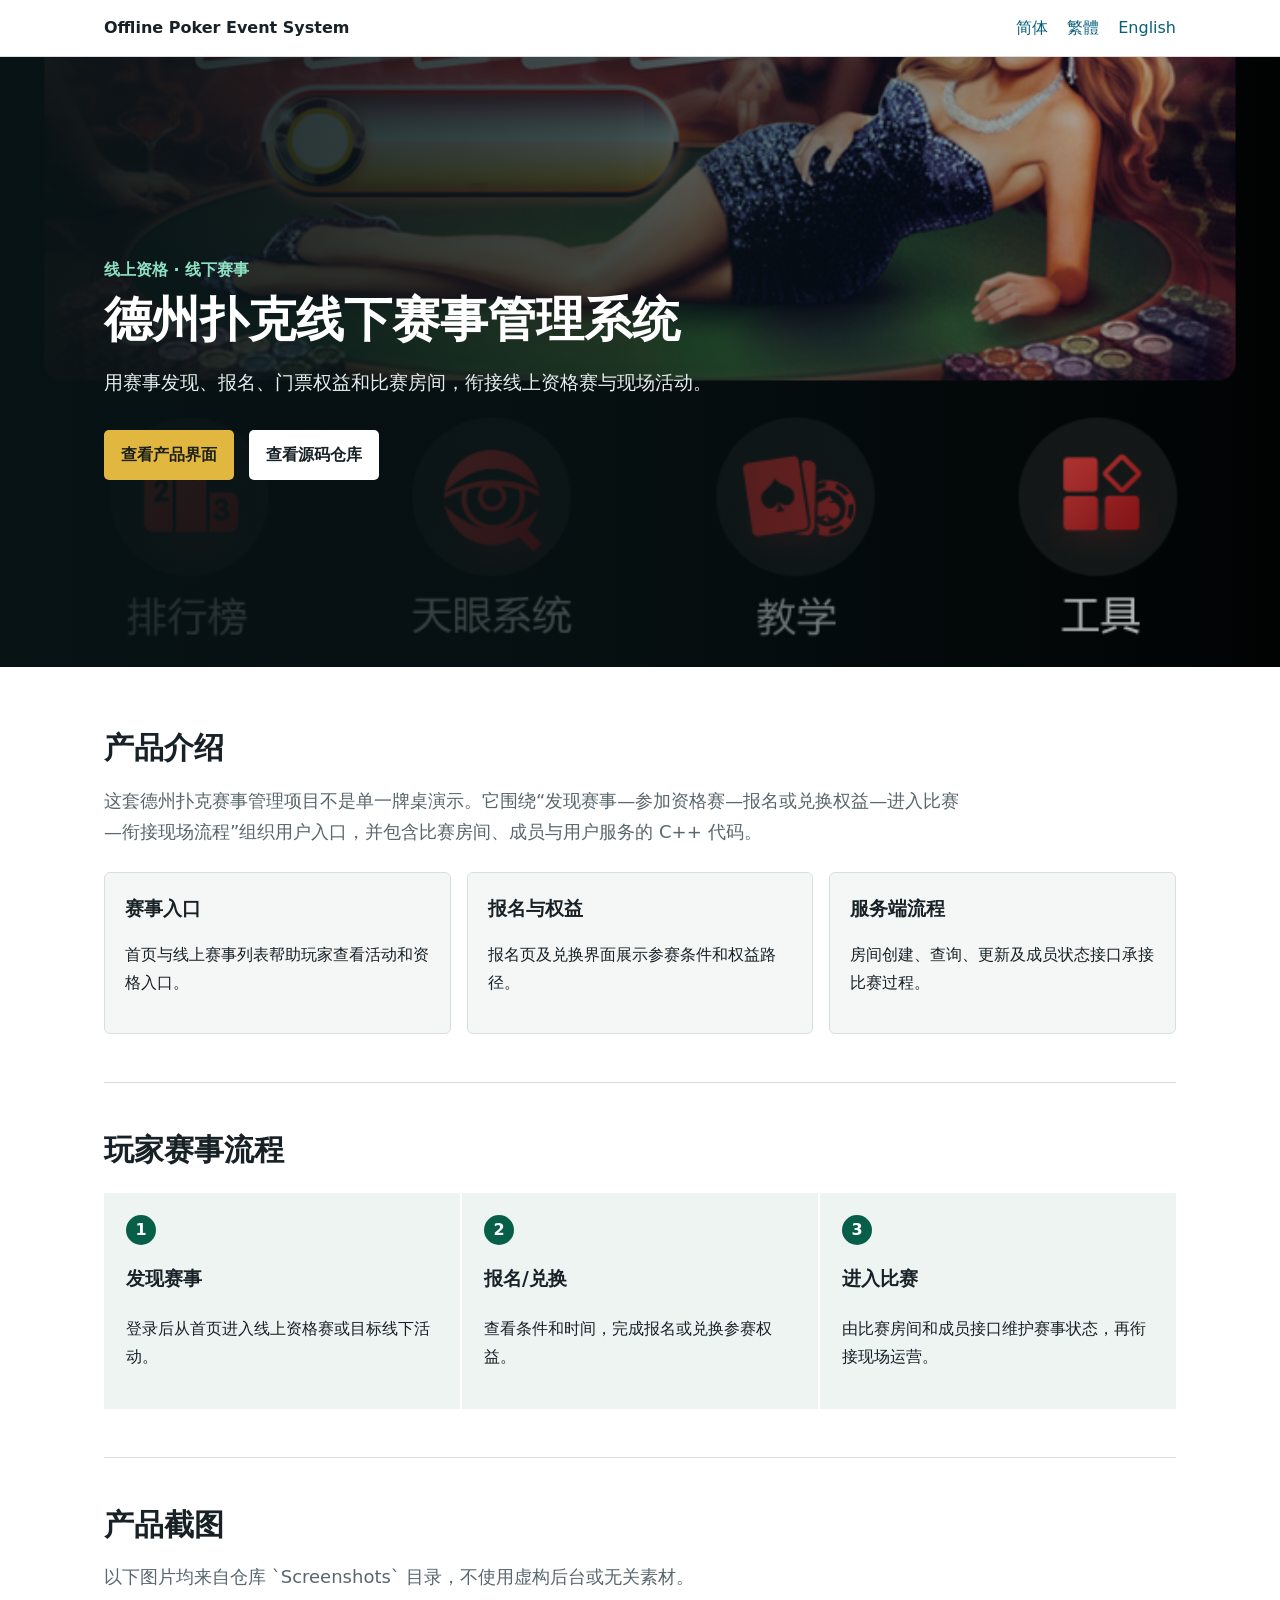
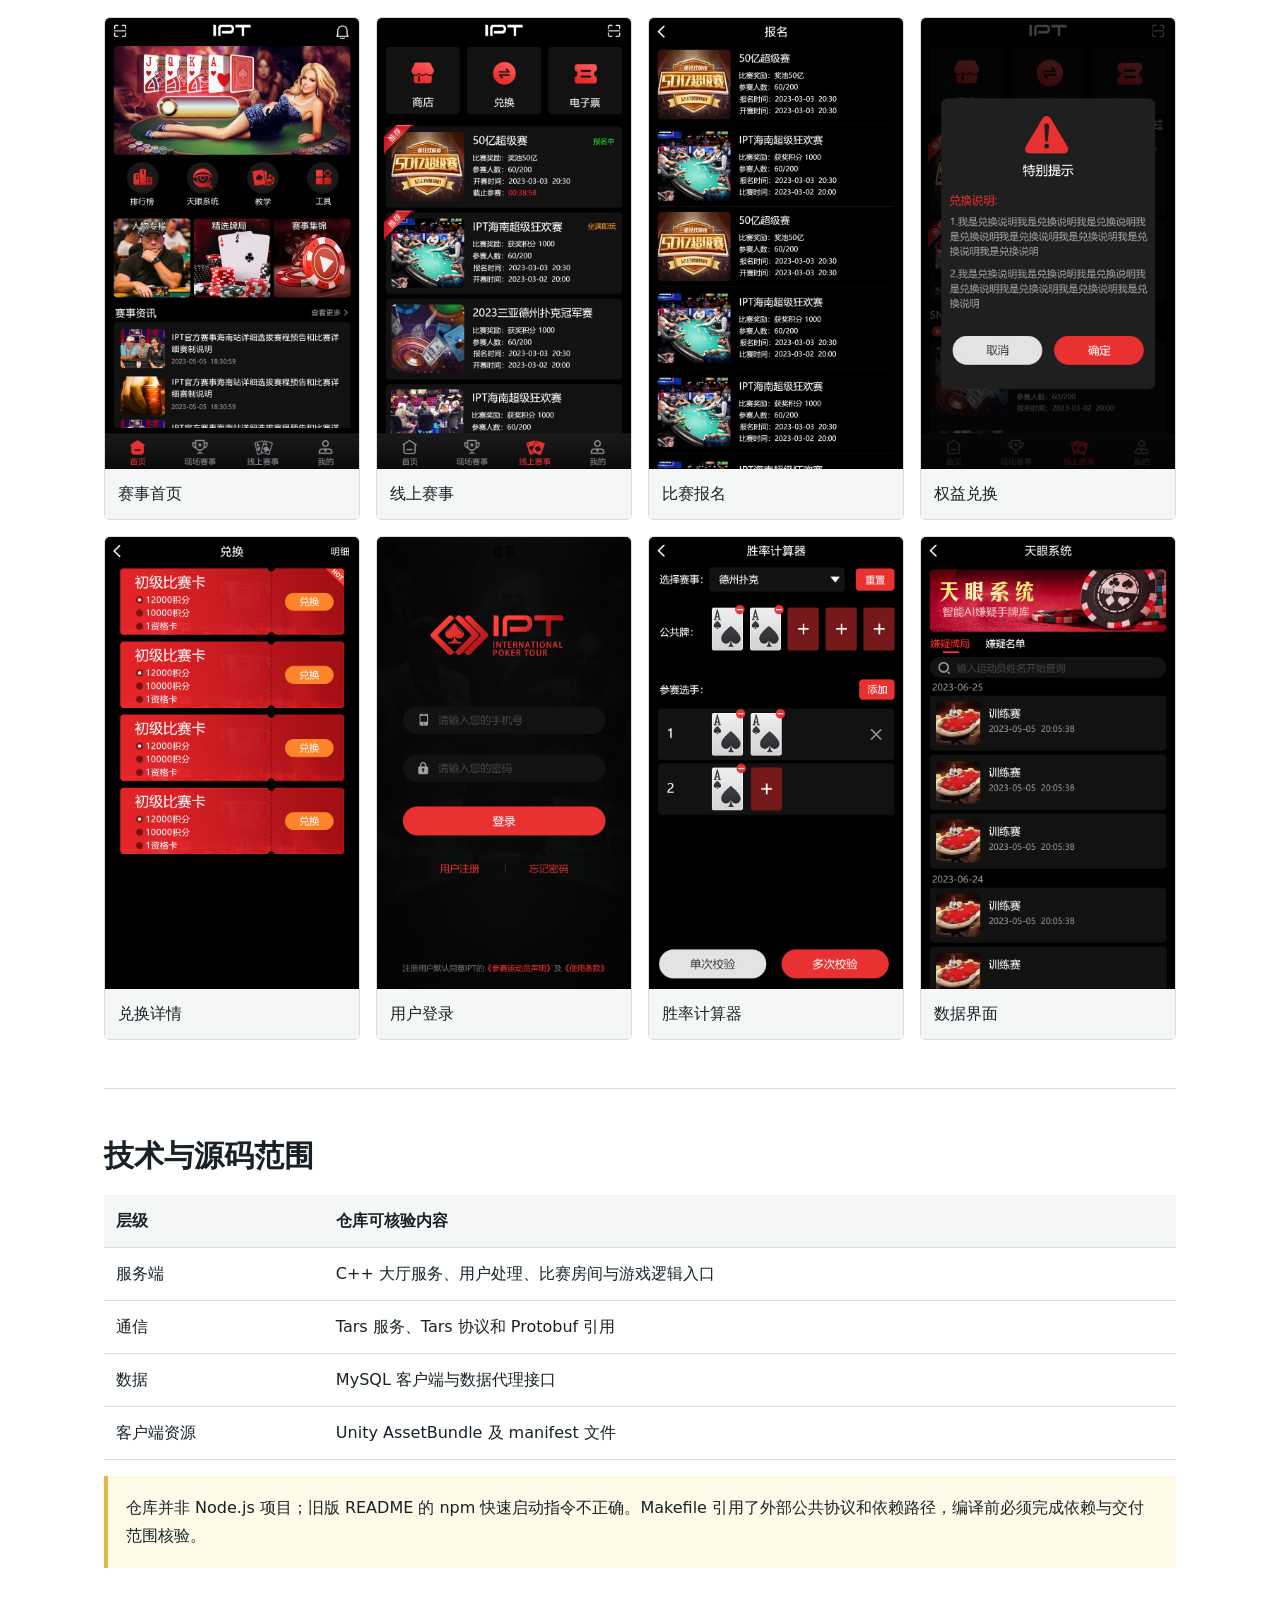
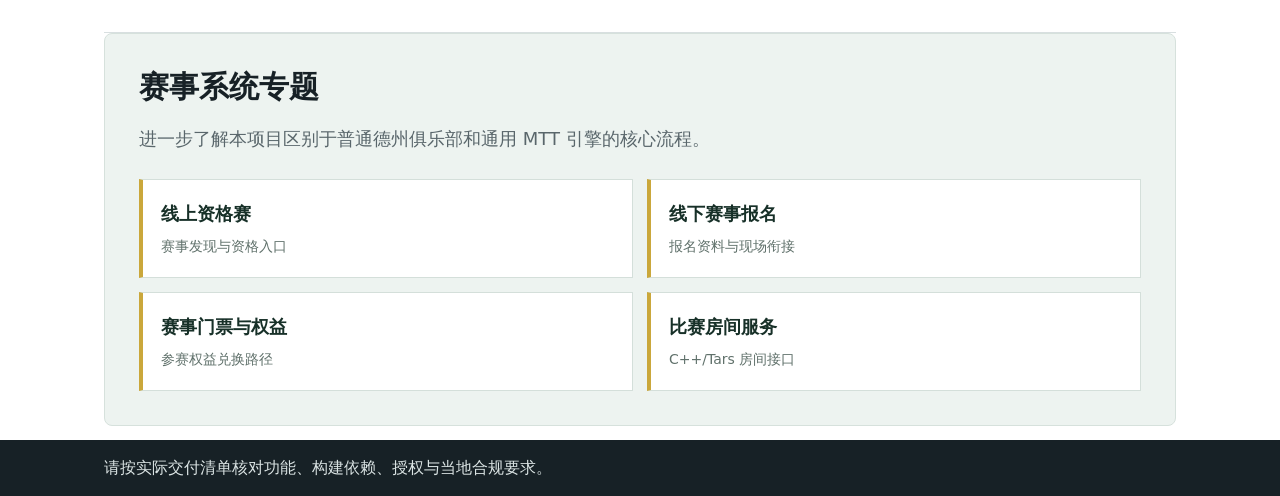
<file: docs/zh-cn/index.html>
<!doctype html>
<html lang="zh-CN">
<head>
<meta charset="utf-8">
<meta name="viewport" content="width=device-width,initial-scale=1">
<link rel="icon" href="../assets/favicon.png">
<title>德州扑克线下赛事系统源码｜报名、门票与比赛管理</title>
<meta name="description" content="图文介绍德州扑克线下赛事管理源码：线上资格赛、比赛报名、门票权益、赛事房间、C++ Tars 服务端与 Unity 界面。">
<link rel="canonical" href="https://masterai-top.github.io/Texas-Holdem-Offline-Poker-Event-System/zh-cn/">
<link rel="alternate" hreflang="zh-CN" href="https://masterai-top.github.io/Texas-Holdem-Offline-Poker-Event-System/zh-cn/">
<link rel="alternate" hreflang="zh-TW" href="https://masterai-top.github.io/Texas-Holdem-Offline-Poker-Event-System/zh-tw/">
<link rel="alternate" hreflang="en" href="https://masterai-top.github.io/Texas-Holdem-Offline-Poker-Event-System/en/">
<link rel="alternate" hreflang="x-default" href="https://masterai-top.github.io/Texas-Holdem-Offline-Poker-Event-System/">
<meta property="og:image" content="https://masterai-top.github.io/Texas-Holdem-Offline-Poker-Event-System/assets/images/event-home.jpg">
<link rel="stylesheet" href="../assets/style.css">
</head>
<body>
<nav>
<div class="inner navrow">
<a class="brand" href="../">Offline Poker Event System</a>
<span class="langs">
<a href="./">简体</a>
<a href="../zh-tw/">繁體</a>
<a href="../en/">English</a>
</span>
</div>
</nav>
<header class="hero">
<div class="inner">
<div class="eyebrow">线上资格 · 线下赛事</div>
<h1>德州扑克线下赛事管理系统</h1>
<p>用赛事发现、报名、门票权益和比赛房间，衔接线上资格赛与现场活动。</p>
<a class="button" href="#gallery">查看产品界面</a>
<a class="button secondary" href="https://github.com/masterai-top/Texas-Holdem-Offline-Poker-Event-System">查看源码仓库</a>
</div>
</header>
<main>
<section>
<h2>产品介绍</h2>
<p class="lead">这套德州扑克赛事管理项目不是单一牌桌演示。它围绕“发现赛事—参加资格赛—报名或兑换权益—进入比赛—衔接现场流程”组织用户入口，并包含比赛房间、成员与用户服务的 C++ 代码。</p>
<div class="grid">
<article class="card">
<h3>赛事入口</h3>
<p>首页与线上赛事列表帮助玩家查看活动和资格入口。</p>
</article>
<article class="card">
<h3>报名与权益</h3>
<p>报名页及兑换界面展示参赛条件和权益路径。</p>
</article>
<article class="card">
<h3>服务端流程</h3>
<p>房间创建、查询、更新及成员状态接口承接比赛过程。</p>
</article>
</div>
</section>
<section>
<h2>玩家赛事流程</h2>
<div class="steps">
<div class="step">
<h3>发现赛事</h3>
<p>登录后从首页进入线上资格赛或目标线下活动。</p>
</div>
<div class="step">
<h3>报名/兑换</h3>
<p>查看条件和时间，完成报名或兑换参赛权益。</p>
</div>
<div class="step">
<h3>进入比赛</h3>
<p>由比赛房间和成员接口维护赛事状态，再衔接现场运营。</p>
</div>
</div>
</section>
<section id="gallery">
<h2>产品截图</h2>
<p class="lead">以下图片均来自仓库 `Screenshots` 目录，不使用虚构后台或无关素材。</p>
<div class="gallery">
<figure>
<img src="../assets/images/event-home.jpg" alt="德州扑克赛事首页">
<figcaption>赛事首页</figcaption>
</figure>
<figure>
<img src="../assets/images/online-events.jpg" alt="线上资格赛列表">
<figcaption>线上赛事</figcaption>
</figure>
<figure>
<img src="../assets/images/registration.jpg" alt="线下赛事报名页面">
<figcaption>比赛报名</figcaption>
</figure>
<figure>
<img src="../assets/images/exchange-list.jpg" alt="赛事门票权益兑换">
<figcaption>权益兑换</figcaption>
</figure>
<figure>
<img src="../assets/images/exchange-detail.jpg" alt="赛事兑换详情">
<figcaption>兑换详情</figcaption>
</figure>
<figure>
<img src="../assets/images/login.jpg" alt="德州扑克赛事系统登录">
<figcaption>用户登录</figcaption>
</figure>
<figure>
<img src="../assets/images/odds-calculator.jpg" alt="牌桌胜率计算器">
<figcaption>胜率计算器</figcaption>
</figure>
<figure>
<img src="../assets/images/analytics.jpg" alt="牌桌数据分析界面">
<figcaption>数据界面</figcaption>
</figure>
</div>
</section>
<section>
<h2>技术与源码范围</h2>
<table class="tech">
<tr>
<th>层级</th>
<th>仓库可核验内容</th>
</tr>
<tr>
<td>服务端</td>
<td>C++ 大厅服务、用户处理、比赛房间与游戏逻辑入口</td>
</tr>
<tr>
<td>通信</td>
<td>Tars 服务、Tars 协议和 Protobuf 引用</td>
</tr>
<tr>
<td>数据</td>
<td>MySQL 客户端与数据代理接口</td>
</tr>
<tr>
<td>客户端资源</td>
<td>Unity AssetBundle 及 manifest 文件</td>
</tr>
</table>
<p class="note">仓库并非 Node.js 项目；旧版 README 的 npm 快速启动指令不正确。Makefile 引用了外部公共协议和依赖路径，编译前必须完成依赖与交付范围核验。</p>
</section>
<section class="topics">
<h2>赛事系统专题</h2>
<p class="lead">进一步了解本项目区别于普通德州俱乐部和通用 MTT 引擎的核心流程。</p>
<div class="topic-grid">
<a href="../online-qualifier/"><strong>线上资格赛</strong><span>赛事发现与资格入口</span></a>
<a href="../live-event-registration/"><strong>线下赛事报名</strong><span>报名资料与现场衔接</span></a>
<a href="../tournament-ticket/"><strong>赛事门票与权益</strong><span>参赛权益兑换路径</span></a>
<a href="../match-room-server/"><strong>比赛房间服务</strong><span>C++/Tars 房间接口</span></a>
</div>
</section>
</main>
<footer class="footer">
<div class="inner">请按实际交付清单核对功能、构建依赖、授权与当地合规要求。</div>
</footer>
</body>
</html>
</file>
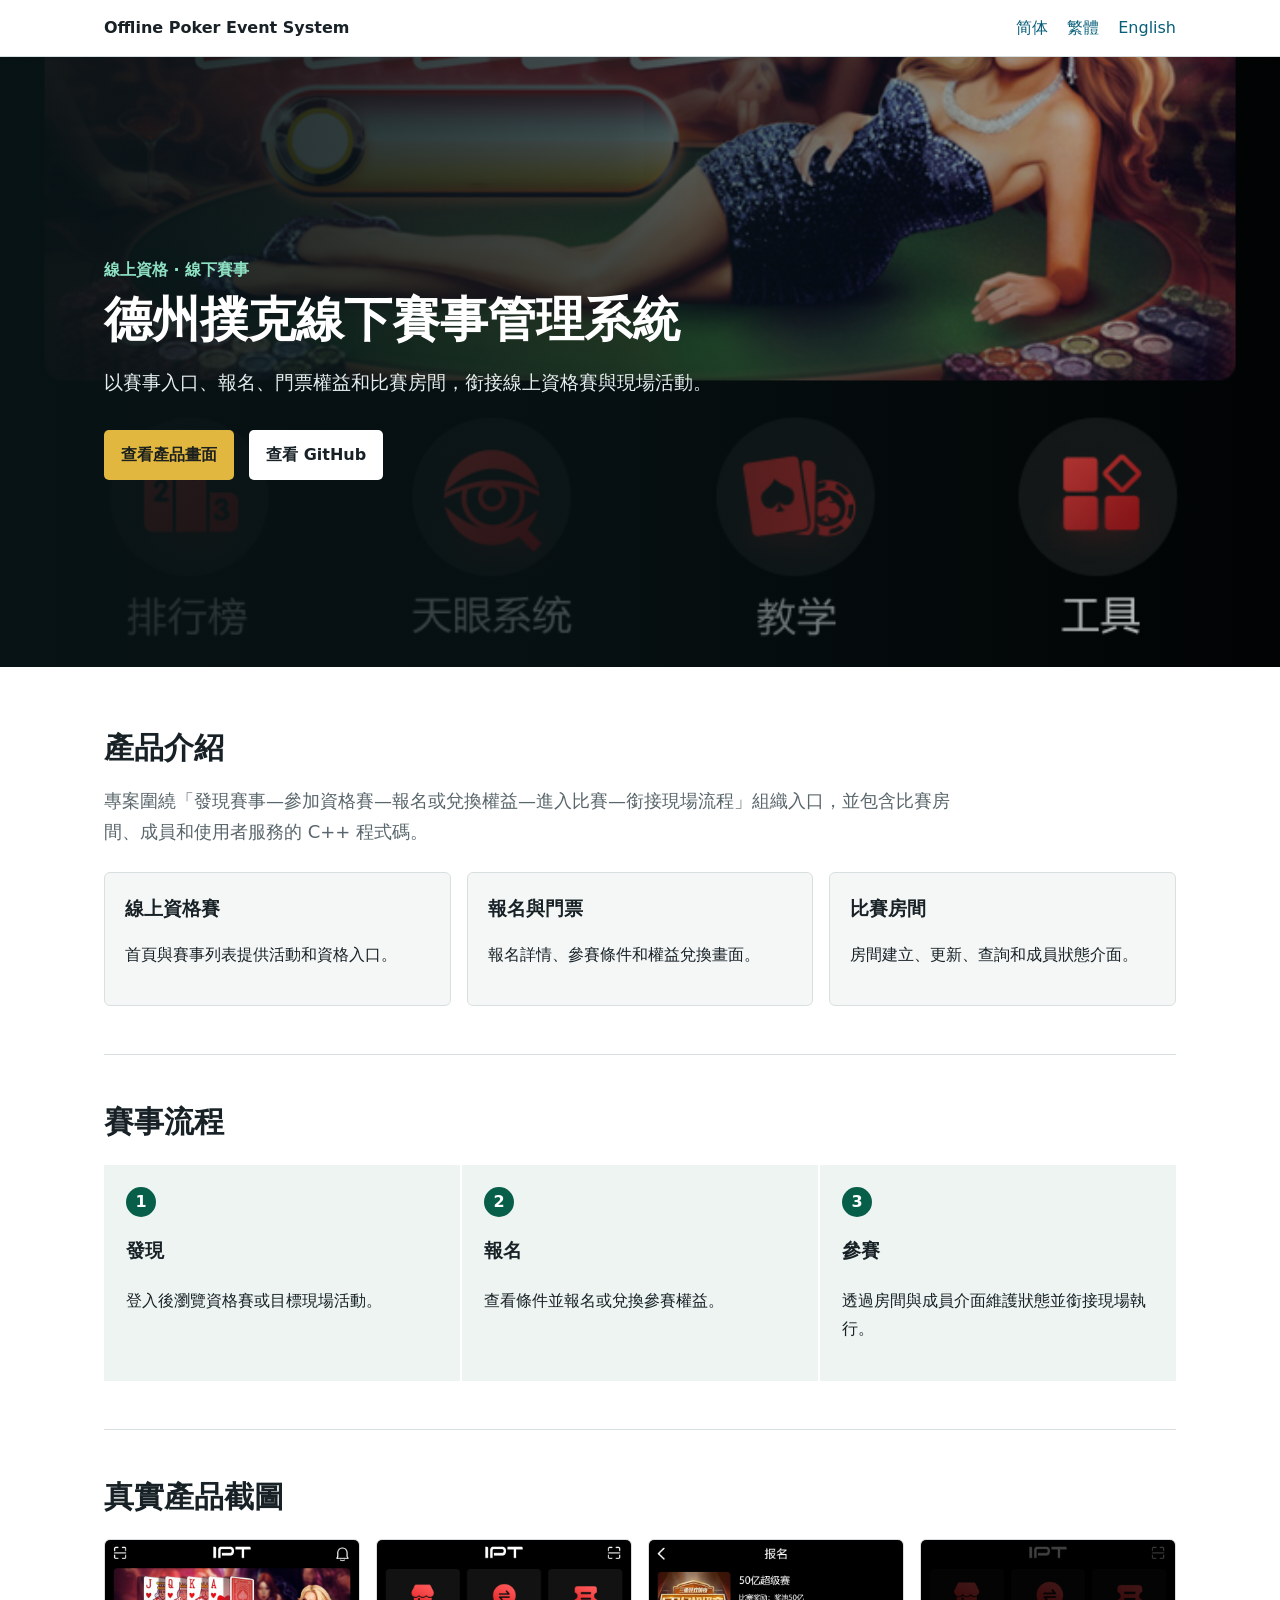
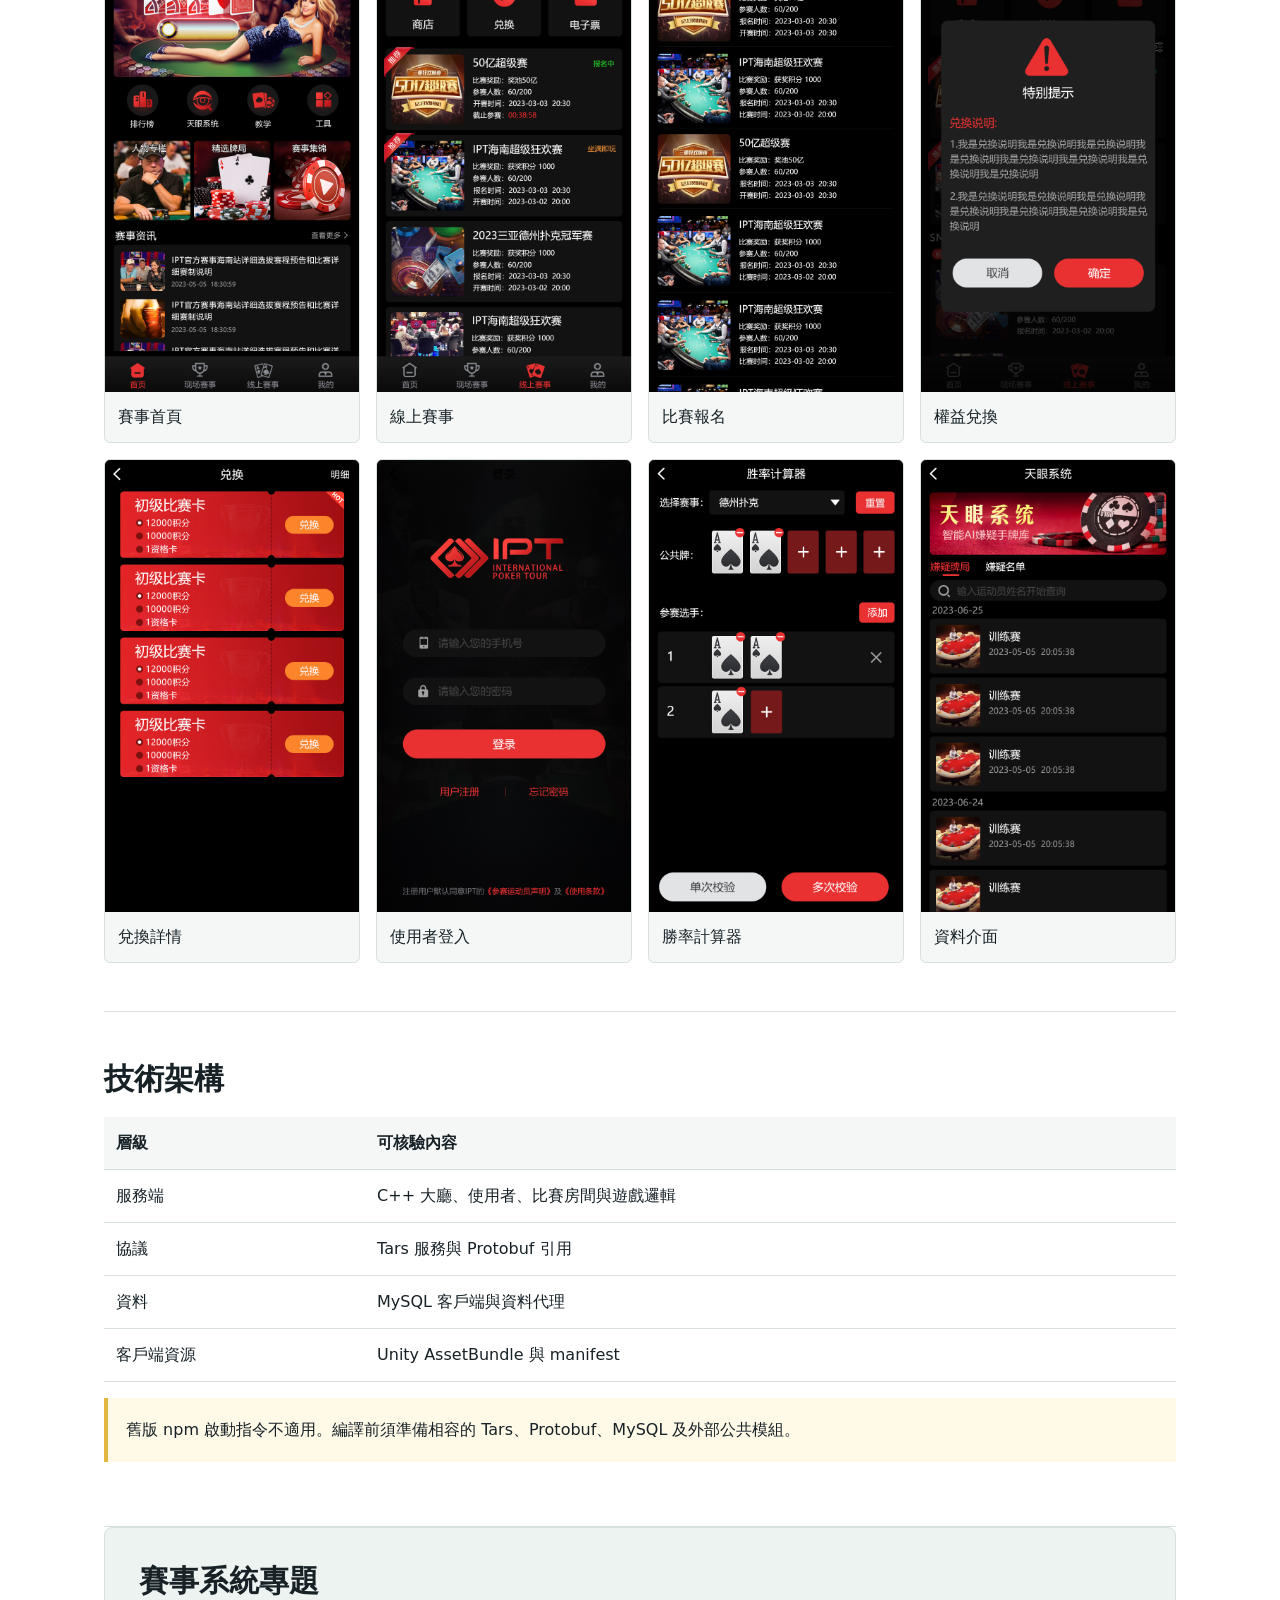
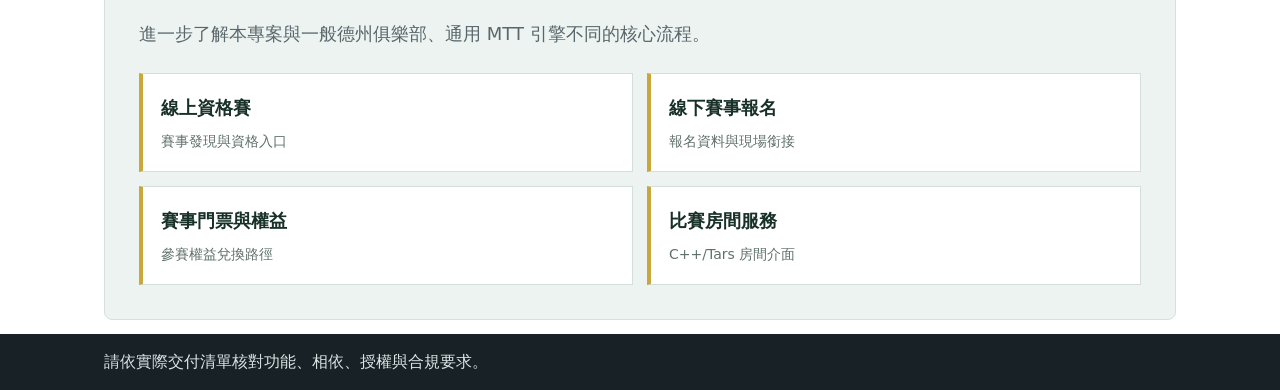
<file: docs/zh-tw/index.html>
<!doctype html>
<html lang="zh-TW">
<head>
<meta charset="utf-8">
<meta name="viewport" content="width=device-width,initial-scale=1">
<link rel="icon" href="../assets/favicon.png">
<title>德州撲克線下賽事管理系統原始碼｜報名與門票</title>
<meta name="description" content="德州撲克線下賽事管理原始碼：線上資格賽、線下比賽報名、賽事門票、比賽房間、C++ Tars 服務端與 Unity 真實畫面。">
<link rel="canonical" href="https://masterai-top.github.io/Texas-Holdem-Offline-Poker-Event-System/zh-tw/">
<link rel="alternate" hreflang="zh-CN" href="https://masterai-top.github.io/Texas-Holdem-Offline-Poker-Event-System/zh-cn/">
<link rel="alternate" hreflang="zh-TW" href="https://masterai-top.github.io/Texas-Holdem-Offline-Poker-Event-System/zh-tw/">
<link rel="alternate" hreflang="en" href="https://masterai-top.github.io/Texas-Holdem-Offline-Poker-Event-System/en/">
<link rel="alternate" hreflang="x-default" href="https://masterai-top.github.io/Texas-Holdem-Offline-Poker-Event-System/">
<meta property="og:image" content="https://masterai-top.github.io/Texas-Holdem-Offline-Poker-Event-System/assets/images/event-home.jpg">
<link rel="stylesheet" href="../assets/style.css">
</head>
<body>
<nav>
<div class="inner navrow">
<a class="brand" href="../">Offline Poker Event System</a>
<span class="langs">
<a href="../zh-cn/">简体</a>
<a href="./">繁體</a>
<a href="../en/">English</a>
</span>
</div>
</nav>
<header class="hero">
<div class="inner">
<div class="eyebrow">線上資格 · 線下賽事</div>
<h1>德州撲克線下賽事管理系統</h1>
<p>以賽事入口、報名、門票權益和比賽房間，銜接線上資格賽與現場活動。</p>
<a class="button" href="#gallery">查看產品畫面</a>
<a class="button secondary" href="https://github.com/masterai-top/Texas-Holdem-Offline-Poker-Event-System">查看 GitHub</a>
</div>
</header>
<main>
<section>
<h2>產品介紹</h2>
<p class="lead">專案圍繞「發現賽事—參加資格賽—報名或兌換權益—進入比賽—銜接現場流程」組織入口，並包含比賽房間、成員和使用者服務的 C++ 程式碼。</p>
<div class="grid">
<article class="card">
<h3>線上資格賽</h3>
<p>首頁與賽事列表提供活動和資格入口。</p>
</article>
<article class="card">
<h3>報名與門票</h3>
<p>報名詳情、參賽條件和權益兌換畫面。</p>
</article>
<article class="card">
<h3>比賽房間</h3>
<p>房間建立、更新、查詢和成員狀態介面。</p>
</article>
</div>
</section>
<section>
<h2>賽事流程</h2>
<div class="steps">
<div class="step">
<h3>發現</h3>
<p>登入後瀏覽資格賽或目標現場活動。</p>
</div>
<div class="step">
<h3>報名</h3>
<p>查看條件並報名或兌換參賽權益。</p>
</div>
<div class="step">
<h3>參賽</h3>
<p>透過房間與成員介面維護狀態並銜接現場執行。</p>
</div>
</div>
</section>
<section id="gallery">
<h2>真實產品截圖</h2>
<div class="gallery">
<figure>
<img src="../assets/images/event-home.jpg" alt="德州撲克賽事首頁">
<figcaption>賽事首頁</figcaption>
</figure>
<figure>
<img src="../assets/images/online-events.jpg" alt="線上資格賽">
<figcaption>線上賽事</figcaption>
</figure>
<figure>
<img src="../assets/images/registration.jpg" alt="線下比賽報名">
<figcaption>比賽報名</figcaption>
</figure>
<figure>
<img src="../assets/images/exchange-list.jpg" alt="賽事門票兌換">
<figcaption>權益兌換</figcaption>
</figure>
<figure>
<img src="../assets/images/exchange-detail.jpg" alt="兌換詳情">
<figcaption>兌換詳情</figcaption>
</figure>
<figure>
<img src="../assets/images/login.jpg" alt="系統登入">
<figcaption>使用者登入</figcaption>
</figure>
<figure>
<img src="../assets/images/odds-calculator.jpg" alt="勝率計算器">
<figcaption>勝率計算器</figcaption>
</figure>
<figure>
<img src="../assets/images/analytics.jpg" alt="牌桌資料介面">
<figcaption>資料介面</figcaption>
</figure>
</div>
</section>
<section>
<h2>技術架構</h2>
<table class="tech">
<tr>
<th>層級</th>
<th>可核驗內容</th>
</tr>
<tr>
<td>服務端</td>
<td>C++ 大廳、使用者、比賽房間與遊戲邏輯</td>
</tr>
<tr>
<td>協議</td>
<td>Tars 服務與 Protobuf 引用</td>
</tr>
<tr>
<td>資料</td>
<td>MySQL 客戶端與資料代理</td>
</tr>
<tr>
<td>客戶端資源</td>
<td>Unity AssetBundle 與 manifest</td>
</tr>
</table>
<p class="note">舊版 npm 啟動指令不適用。編譯前須準備相容的 Tars、Protobuf、MySQL 及外部公共模組。</p>
</section>
<section class="topics">
<h2>賽事系統專題</h2>
<p class="lead">進一步了解本專案與一般德州俱樂部、通用 MTT 引擎不同的核心流程。</p>
<div class="topic-grid">
<a href="../online-qualifier/"><strong>線上資格賽</strong><span>賽事發現與資格入口</span></a>
<a href="../live-event-registration/"><strong>線下賽事報名</strong><span>報名資料與現場銜接</span></a>
<a href="../tournament-ticket/"><strong>賽事門票與權益</strong><span>參賽權益兌換路徑</span></a>
<a href="../match-room-server/"><strong>比賽房間服務</strong><span>C++/Tars 房間介面</span></a>
</div>
</section>
</main>
<footer class="footer">
<div class="inner">請依實際交付清單核對功能、相依、授權與合規要求。</div>
</footer>
</body>
</html>
</file>
<file: docs/assets/style.css>
:root{--ink:#172126;--muted:#59666b;--line:#d8dfe0;--paper:#f5f7f6;--green:#075f4a;--gold:#e2b740;--white:#fff}
*{box-sizing:border-box}
html{scroll-behavior:smooth}
body{margin:0;color:var(--ink);font:16px/1.75 system-ui,-apple-system,"Segoe UI",sans-serif;background:#fff}
a{color:#075f7a}
nav{position:sticky;top:0;z-index:5;background:rgba(255,255,255,.96);border-bottom:1px solid var(--line)}
nav .inner,main,footer .inner{max-width:1120px;margin:auto;padding:14px 24px}
.navrow{display:flex;align-items:center;justify-content:space-between;gap:18px}
.brand{font-weight:850;color:var(--ink);text-decoration:none}
.langs a{margin-left:14px;text-decoration:none}
.hero{min-height:610px;display:flex;align-items:flex-end;color:#fff;background:linear-gradient(90deg,rgba(8,20,22,.93) 0%,rgba(8,20,22,.76) 48%,rgba(8,20,22,.15) 100%),url("images/event-home.jpg") center 22%/cover no-repeat}
.hero .inner{width:100%;max-width:1120px;margin:auto;padding:76px 24px 64px}
.eyebrow{font-weight:800;color:#8ee1c3;text-transform:uppercase}
.hero h1{max-width:740px;margin:8px 0 16px;font-size:48px;line-height:1.16}
.hero p{max-width:690px;color:#e5eeee;font-size:19px}
.button{display:inline-block;margin:12px 10px 0 0;padding:11px 17px;border-radius:5px;background:var(--gold);color:#1c211d;font-weight:800;text-decoration:none}
.button.secondary{background:#fff;color:var(--ink)}
section{padding:48px 0;border-bottom:1px solid var(--line)}
h2{margin:0 0 12px;font-size:30px;line-height:1.25}
.lead{max-width:860px;color:var(--muted);font-size:18px}
.grid{display:grid;grid-template-columns:repeat(3,1fr);gap:16px;margin-top:24px}
.card{padding:20px;background:var(--paper);border:1px solid var(--line);border-radius:6px}
.card h3{margin:0 0 8px}
.steps{display:grid;grid-template-columns:repeat(3,1fr);gap:2px;margin-top:24px;counter-reset:step}
.step{padding:22px;background:#eef4f1;counter-increment:step}
.step:before{content:counter(step);display:block;width:30px;height:30px;border-radius:50%;background:var(--green);color:#fff;text-align:center;line-height:30px;font-weight:800}
.gallery{display:grid;grid-template-columns:repeat(4,1fr);gap:16px;margin-top:24px}
.gallery figure{margin:0;border:1px solid var(--line);border-radius:6px;overflow:hidden;background:var(--paper)}
.gallery img{display:block;width:100%;aspect-ratio:9/16;object-fit:cover}
.gallery figcaption{padding:11px 13px}
.tech{width:100%;border-collapse:collapse;margin-top:20px}
.tech th,.tech td{padding:12px;border-bottom:1px solid var(--line);text-align:left}
.tech th{background:var(--paper)}
.note{padding:18px;border-left:4px solid var(--gold);background:#fff9e8}
.footer{background:#172126;color:#dbe4e4}
.footer a{color:#9fdfcb}
.topics{background:#edf3f0;border:1px solid #d6e1dc;border-radius:8px;padding:34px}
.topic-grid{display:grid;grid-template-columns:repeat(2,minmax(0,1fr));gap:14px;margin-top:24px}
.topic-grid a{display:flex;flex-direction:column;gap:5px;background:#fff;border:1px solid #d4dfda;border-left:4px solid #caa73b;padding:18px;text-decoration:none;color:#173028;transition:.18s ease}
.topic-grid a:hover{border-color:#1a7a60;transform:translateY(-1px)}
.topic-grid strong{font-size:18px}
.topic-grid span{color:#60716b;font-size:14px}
.topic-hero{display:grid;grid-template-columns:1fr .78fr;gap:36px;align-items:center;padding:48px 0}
.topic-hero h1{font-size:42px;line-height:1.15;margin:8px 0 16px}
.topic-hero img{width:100%;max-height:580px;object-fit:contain;background:#0a1713;border:1px solid #314940}
.breadcrumb{font-size:13px;color:#65766f;margin-bottom:14px}
.feature-list{display:grid;grid-template-columns:repeat(2,minmax(0,1fr));gap:16px}
.feature-list article{background:#fff;border:1px solid #d9e2de;border-radius:7px;padding:20px}
.feature-list h3{margin-top:0}
.showcase{display:grid;grid-template-columns:repeat(2,minmax(0,1fr));gap:18px}.showcase>div{background:#fff;border:1px solid #d9e2de;border-radius:7px;padding:20px}.showcase h3{margin-top:0}.showcase img{width:100%;max-height:520px;object-fit:contain;background:#0a1713}
.source-note{background:#fff8e5;border-left:4px solid #caa73b;padding:18px 20px;margin-top:26px}
.cta-band{background:#0a211a;color:#fff;padding:30px;border-radius:8px;display:flex;justify-content:space-between;gap:24px;align-items:center}
.cta-band p{color:#bdd0c8;margin:5px 0 0}
.cta-band a{white-space:nowrap}
@media(max-width:780px){.navrow{align-items:flex-start;flex-direction:column}
.langs a{margin:0 12px 0 0}
.hero{min-height:560px;background-position:58% 20%}
.hero h1{font-size:34px}
.grid,.steps,.topic-grid,.topic-hero,.feature-list,.showcase{grid-template-columns:1fr}
.gallery{grid-template-columns:repeat(2,1fr)}
section{padding:38px 0}
.topics{padding:24px 18px}
.cta-band{align-items:flex-start;flex-direction:column}
}
@media(max-width:430px){.gallery{grid-template-columns:1fr 1fr}
.hero h1{font-size:31px}
}
</file>
